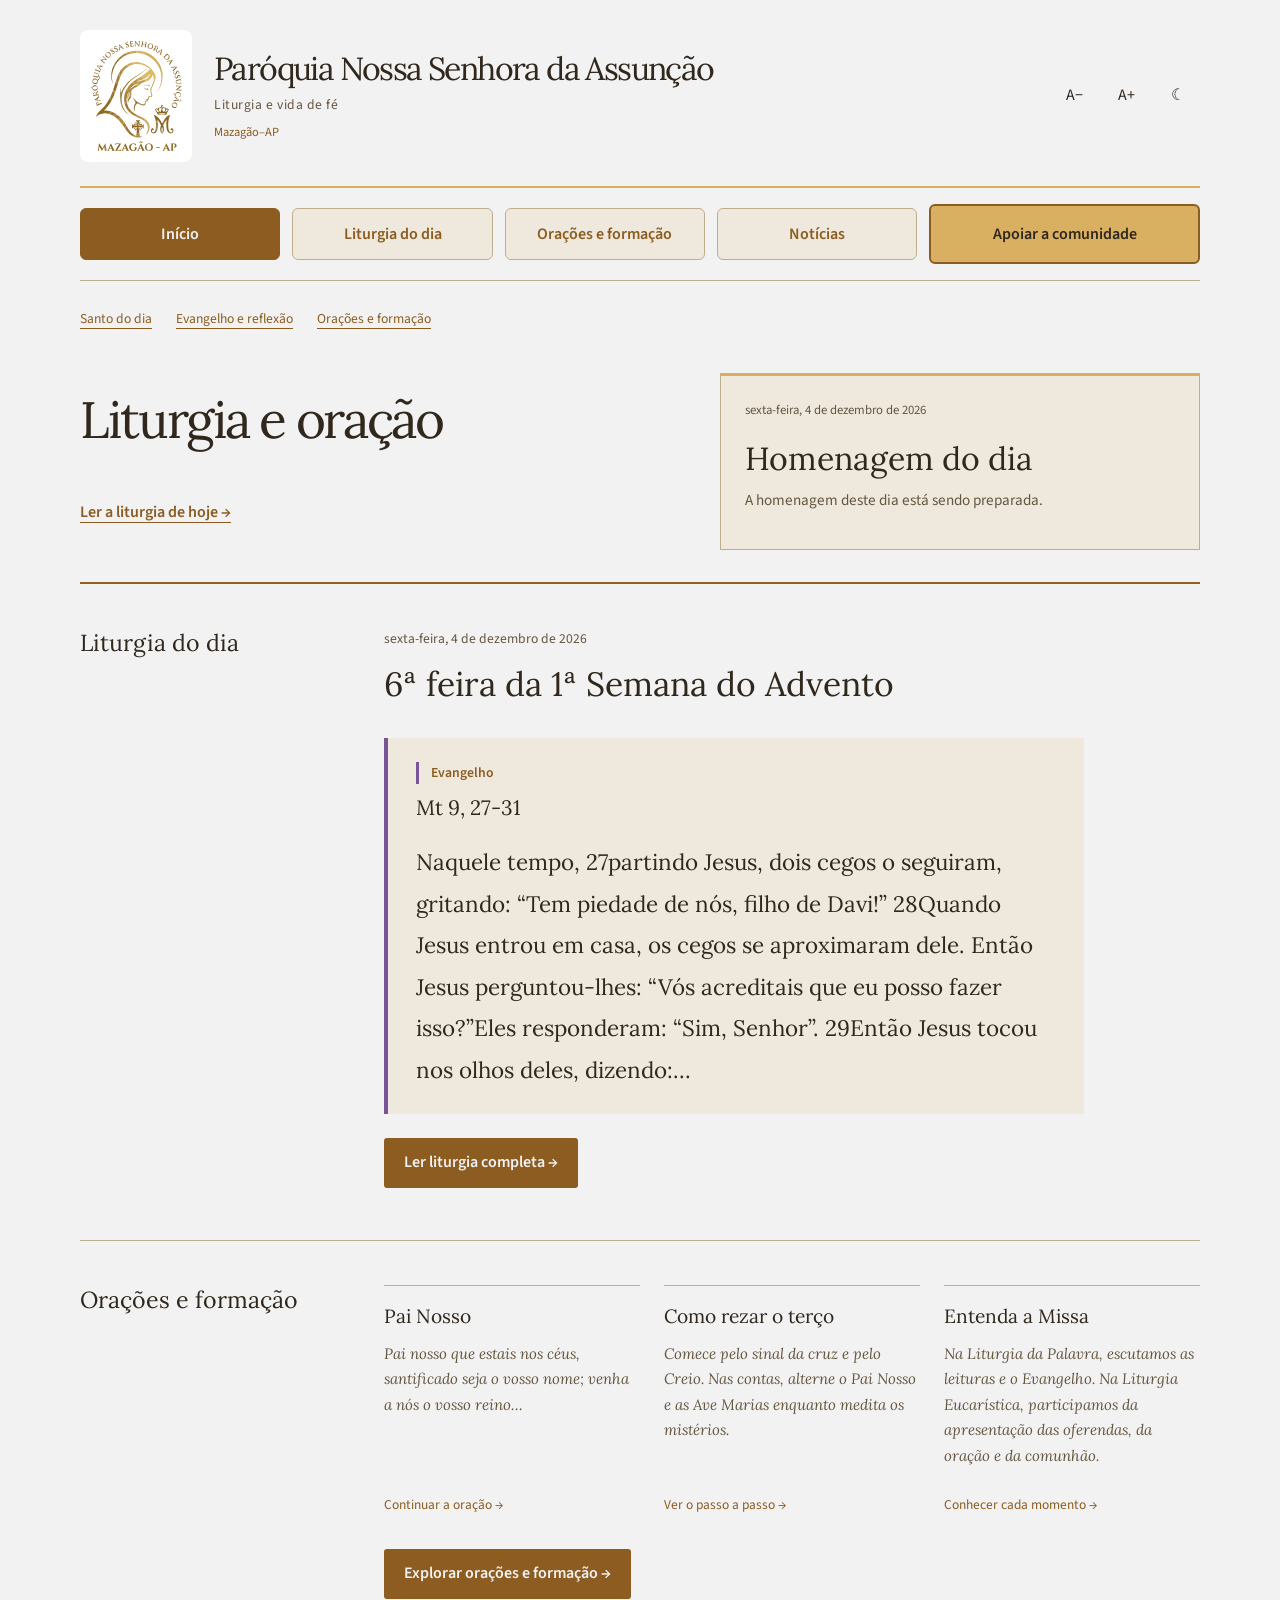
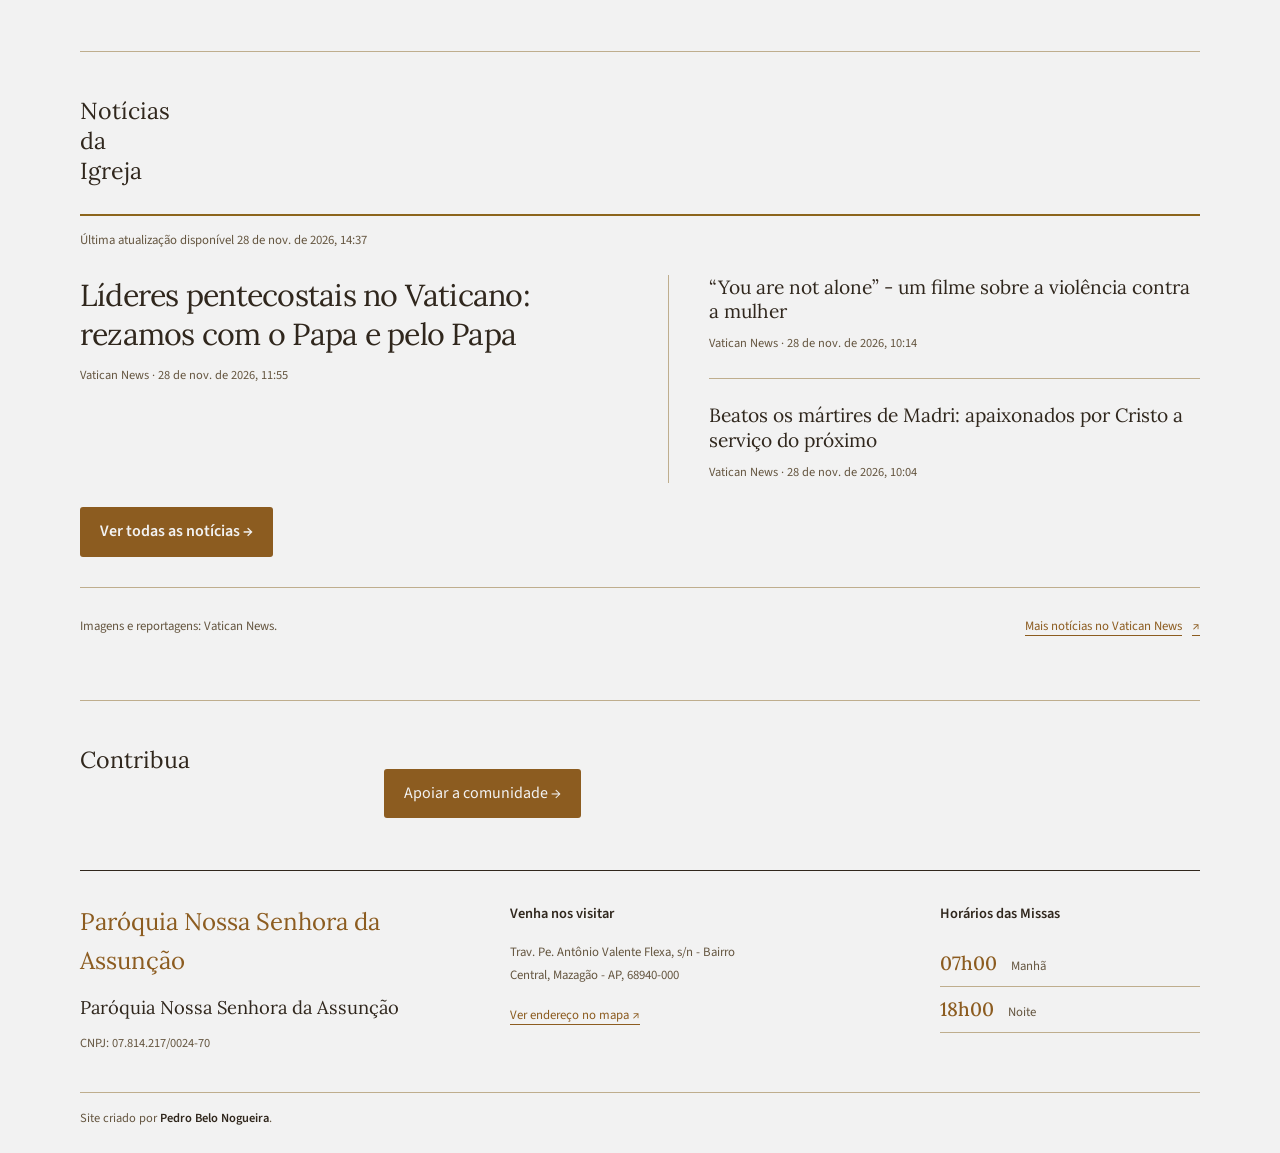
<file: index.html>
<!DOCTYPE html>
<html lang="pt-BR" data-theme="light">
<head>
<meta charset="UTF-8">
<meta name="viewport" content="width=device-width, initial-scale=1.0">
<title>Liturgia e vida de fé — Paróquia Nossa Senhora da Assunção</title>
<link rel="preconnect" href="https://fonts.googleapis.com">
<link rel="preconnect" href="https://fonts.gstatic.com" crossorigin>
<link href="https://fonts.googleapis.com/css2?family=Lora:ital,wght@0,400;0,500;0,600;1,400&family=Source+Sans+3:wght@400;500;600&display=swap" rel="stylesheet">
<link rel="icon" type="image/svg+xml" href="assets/logo-paroquia.svg">
<link rel="stylesheet" href="styles.css?v=20261002-oracoes-1">
</head>
<body class="home-page"><a class="skip-link" href="#conteudo">Ir para o conteúdo</a><header class="site-header" id="inicio">
  <div class="masthead">
    <a class="wordmark" href="index.html" aria-current="page" aria-label="Paróquia Nossa Senhora da Assunção, início"><img class="parish-logo" src="assets/logo-paroquia.svg" alt="Paróquia Nossa Senhora da Assunção, Mazagão–AP" width="112" height="132"><span class="brand-copy"><strong>Paróquia Nossa Senhora da Assunção</strong><span class="brand-subtitle">Liturgia e vida de fé</span><span class="parish-name">Mazagão–AP</span></span></a>
    <div class="nav-tools" aria-label="Preferências de leitura">
      <button class="tool-btn" onclick="changeFont(-0.05)" aria-label="Diminuir fonte">A−</button>
      <button class="tool-btn" onclick="changeFont(0.05)" aria-label="Aumentar fonte">A+</button>
      <button class="tool-btn" id="themeBtn" onclick="toggleTheme()" aria-label="Ativar tema escuro" aria-pressed="false">☾</button>
    </div>
  </div>
  <nav class="site-nav" aria-label="Navegação principal"><a href="index.html" aria-current="page">Início</a><a href="liturgia.html">Liturgia do dia</a><a href="oracoes.html">Orações e formação</a><a href="noticias.html">Notícias</a><button class="nav-support" type="button" data-open-support>Apoiar a comunidade</button></nav>
</header><main id="conteudo"><nav class="home-shortcuts" aria-label="Explore os conteúdos"><a href="#saintTribute">Santo do dia</a><a href="#liturgia">Evangelho e reflexão</a><a href="#aprenda">Orações e formação</a></nav><section class="intro" aria-labelledby="intro-title">
    <div class="home-welcome"><h1 id="intro-title">Liturgia e oração</h1><a class="home-primary" href="liturgia.html">Ler a liturgia de hoje →</a></div>
    <aside class="devotion saint-tribute" id="saintTribute" aria-labelledby="saintName">

      <p class="saint-date" id="saintDate"></p>
      <figure class="saint-figure">
        <img class="saint-portrait" id="saintImage" alt="" width="600" height="338" fetchpriority="high" hidden>
        <figcaption><h2 id="saintName">Homenagem do dia</h2><p id="saintStatus" role="status">Carregando a homenagem de hoje…</p></figcaption>
      </figure>
      <small class="saint-credit" id="saintCredit"></small>
      <a class="saint-source" id="saintSource" target="_blank" rel="noopener noreferrer" hidden>Conheça sua história ↗</a>
    </aside>
  </section><section class="section liturgy-surface" id="liturgia" aria-label="Liturgia do dia">
    <div class="section-margin"><h2>Liturgia do dia</h2></div>
    <div class="reading-content">
      <div class="liturgia-header">
        <div class="lit-eyebrow" hidden><span class="lit-dot"></span><span id="liturgiaTempo"></span></div>
        <p class="lit-date" id="liturgiaData"></p>
        <h2 class="lit-celebration" id="liturgiaCelebracao">Liturgia ainda não disponível</h2>
        <p class="lit-note" id="liturgiaAviso" role="status">Consultando as leituras deste dia…</p>
      </div>
      <div id="liturgiaCards" data-preview="true"></div>
      <a class="preview-more" href="liturgia.html">Ler liturgia completa →</a><noscript>Ative o JavaScript para consultar a liturgia do dia.</noscript>
    </div>
  </section><section class="section" id="aprenda" aria-labelledby="aprenda-title">
<div class="section-margin"><h2 id="aprenda-title">Orações e formação</h2></div>
<div><div class="prayer-previews">
<a class="prayer-preview" href="pai-nosso.html"><h3>Pai Nosso</h3><p>Pai nosso que estais nos céus, santificado seja o vosso nome; venha a nós o vosso reino…</p><span>Continuar a oração →</span></a>
<a class="prayer-preview" href="terco.html"><h3>Como rezar o terço</h3><p>Comece pelo sinal da cruz e pelo Creio. Nas contas, alterne o Pai Nosso e as Ave Marias enquanto medita os mistérios.</p><span>Ver o passo a passo →</span></a>
<a class="prayer-preview" href="missa.html"><h3>Entenda a Missa</h3><p>Na Liturgia da Palavra, escutamos as leituras e o Evangelho. Na Liturgia Eucarística, participamos da apresentação das oferendas, da oração e da comunhão.</p><span>Conhecer cada momento →</span></a>
</div><a class="preview-more" href="oracoes.html">Explorar orações e formação →</a></div></section><section class="section news-section" id="noticias" aria-labelledby="noticias-title">
    <div class="section-margin"><h2 id="noticias-title">Notícias da Igreja</h2></div>
    <div class="news-content">
      <div class="news-edition"><p id="noticiasStatus" role="status">Carregando notícias do Vatican News…</p></div>
      <div class="news-grid" id="noticiasGrid" data-preview="true"></div>
      <noscript>Ative o JavaScript para ver as prévias ou acesse as notícias no link abaixo.</noscript>
      <a class="preview-more" href="noticias.html">Ver todas as notícias →</a><div class="news-footer"><p>Imagens e reportagens: Vatican News.</p><a href="https://www.vaticannews.va/pt.html" target="_blank" rel="noopener noreferrer">Mais notícias no Vatican News <span aria-hidden="true">↗</span></a></div>
    </div>
  </section><section class="section" id="doacoes" aria-labelledby="doacoes-title"><div class="section-margin"><h2 id="doacoes-title">Contribua</h2></div><div class="editorial-note"><button id="apoio" class="preview-more support-trigger" type="button" data-open-support>Apoiar a comunidade →</button></div></section></main><footer class="parish-footer" id="paroquia">
  <div class="parish-footer-info"><a class="footer-mark" href="index.html">Paróquia Nossa Senhora da Assunção</a><h2>Paróquia Nossa Senhora da Assunção</h2><p class="parish-cnpj">CNPJ: 07.814.217/0024-70</p></div>
  <div><h3>Venha nos visitar</h3><address>Trav. Pe. Antônio Valente Flexa, s/n - Bairro Central, Mazagão - AP, 68940-000</address><a class="parish-map-link" href="https://www.google.com/maps/search/?api=1&query=Trav.%20Pe.%20Ant%C3%B4nio%20Valente%20Flexa%2C%20s%2Fn%20-%20Bairro%20Central%2C%20Mazag%C3%A3o%20-%20AP%2C%2068940-000" target="_blank" rel="noopener noreferrer">Ver endereço no mapa ↗</a></div>
  <div><h3>Horários das Missas</h3><ul class="mass-times"><li><strong>07h00</strong><span>Manhã</span></li><li><strong>18h00</strong><span>Noite</span></li></ul></div>
  <p class="site-credit">Site criado por <strong>Pedro Belo Nogueira</strong>.</p>
</footer><script src="js/leitura.js?v=20261002-mobile-2"></script><script type="module" src="js/liturgia.js?v=20261002-mobile-2"></script><script type="module" src="js/noticias.js?v=20261002-mobile-2"></script><script type="module" src="js/santo.js?v=20261002-mobile-2"></script><script src="js/apoio.js?v=20261002-mobile-2"></script></body></html>
</file>
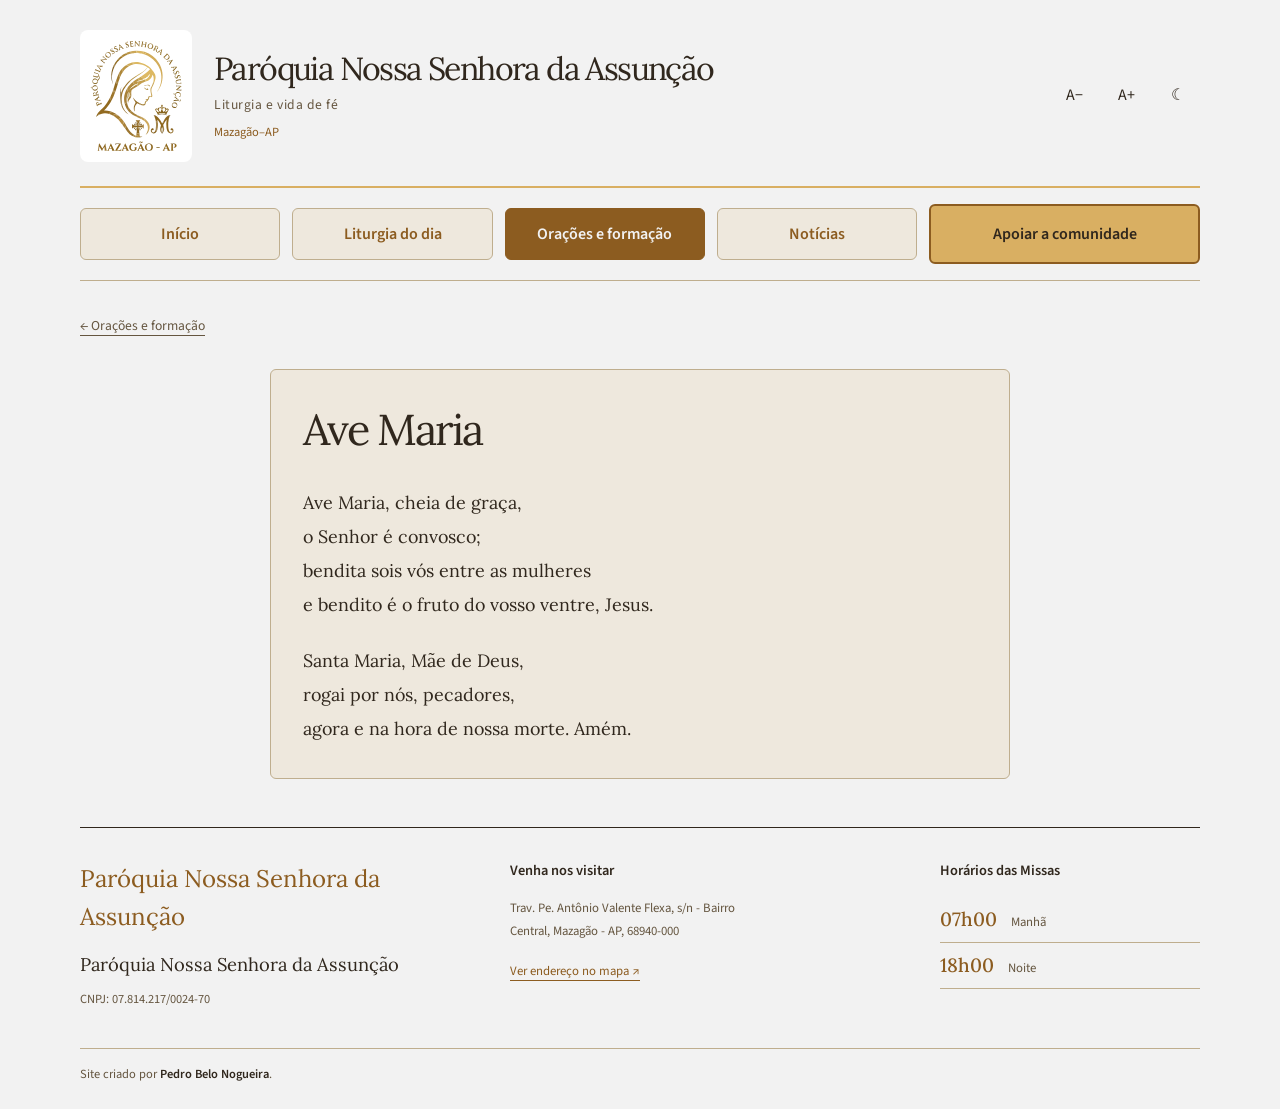
<file: ave-maria.html>
<!DOCTYPE html>
<html lang="pt-BR" data-theme="light">
<head>
<meta charset="UTF-8">
<meta name="viewport" content="width=device-width, initial-scale=1.0">
<title>Ave Maria — Paróquia Nossa Senhora da Assunção</title>
<link rel="preconnect" href="https://fonts.googleapis.com">
<link rel="preconnect" href="https://fonts.gstatic.com" crossorigin>
<link href="https://fonts.googleapis.com/css2?family=Lora:ital,wght@0,400;0,500;0,600;1,400&family=Source+Sans+3:wght@400;500;600&display=swap" rel="stylesheet">
<link rel="icon" type="image/svg+xml" href="assets/logo-paroquia.svg">
<link rel="stylesheet" href="styles.css?v=20261002-oracoes-1">
</head>
<body>
<a class="skip-link" href="#conteudo">Ir para o conteúdo</a>
<header class="site-header" id="inicio">
  <div class="masthead">
    <a class="wordmark" href="index.html" aria-label="Paróquia Nossa Senhora da Assunção, início"><img class="parish-logo" src="assets/logo-paroquia.svg" alt="Paróquia Nossa Senhora da Assunção, Mazagão–AP" width="112" height="132"><span class="brand-copy"><strong>Paróquia Nossa Senhora da Assunção</strong><span class="brand-subtitle">Liturgia e vida de fé</span><span class="parish-name">Mazagão–AP</span></span></a>
    <div class="nav-tools" aria-label="Preferências de leitura">
      <button class="tool-btn" onclick="changeFont(-0.05)" aria-label="Diminuir fonte">A−</button>
      <button class="tool-btn" onclick="changeFont(0.05)" aria-label="Aumentar fonte">A+</button>
      <button class="tool-btn" id="themeBtn" onclick="toggleTheme()" aria-label="Ativar tema escuro" aria-pressed="false">☾</button>
    </div>
  </div>
  <nav class="site-nav" aria-label="Navegação principal"><a href="index.html">Início</a><a href="liturgia.html">Liturgia do dia</a><a href="oracoes.html" aria-current="page">Orações e formação</a><a href="noticias.html">Notícias</a><button class="nav-support" type="button" data-open-support>Apoiar a comunidade</button></nav>
</header>
<main id="conteudo" class="prayer-detail-page"><a class="back-link" href="oracoes.html">← Orações e formação</a><article class="prayer-detail"><h1>Ave Maria</h1>
        
        <div class="reading-text">
          <p>Ave Maria, cheia de graça,<br>o Senhor é convosco;<br>bendita sois vós entre as mulheres<br>e bendito é o fruto do vosso ventre, Jesus.</p>
          <p>Santa Maria, Mãe de Deus,<br>rogai por nós, pecadores,<br>agora e na hora de nossa morte. Amém.</p>
        </div>
      </article></main>
<footer class="parish-footer" id="paroquia">
  <div class="parish-footer-info"><a class="footer-mark" href="index.html">Paróquia Nossa Senhora da Assunção</a><h2>Paróquia Nossa Senhora da Assunção</h2><p class="parish-cnpj">CNPJ: 07.814.217/0024-70</p></div>
  <div><h3>Venha nos visitar</h3><address>Trav. Pe. Antônio Valente Flexa, s/n - Bairro Central, Mazagão - AP, 68940-000</address><a class="parish-map-link" href="https://www.google.com/maps/search/?api=1&query=Trav.%20Pe.%20Ant%C3%B4nio%20Valente%20Flexa%2C%20s%2Fn%20-%20Bairro%20Central%2C%20Mazag%C3%A3o%20-%20AP%2C%2068940-000" target="_blank" rel="noopener noreferrer">Ver endereço no mapa ↗</a></div>
  <div><h3>Horários das Missas</h3><ul class="mass-times"><li><strong>07h00</strong><span>Manhã</span></li><li><strong>18h00</strong><span>Noite</span></li></ul></div>
  <p class="site-credit">Site criado por <strong>Pedro Belo Nogueira</strong>.</p>
</footer>
<script src="js/leitura.js?v=20261002-mobile-2"></script>
<script src="js/apoio.js?v=20261002-mobile-2"></script></body>
</html>
</file>
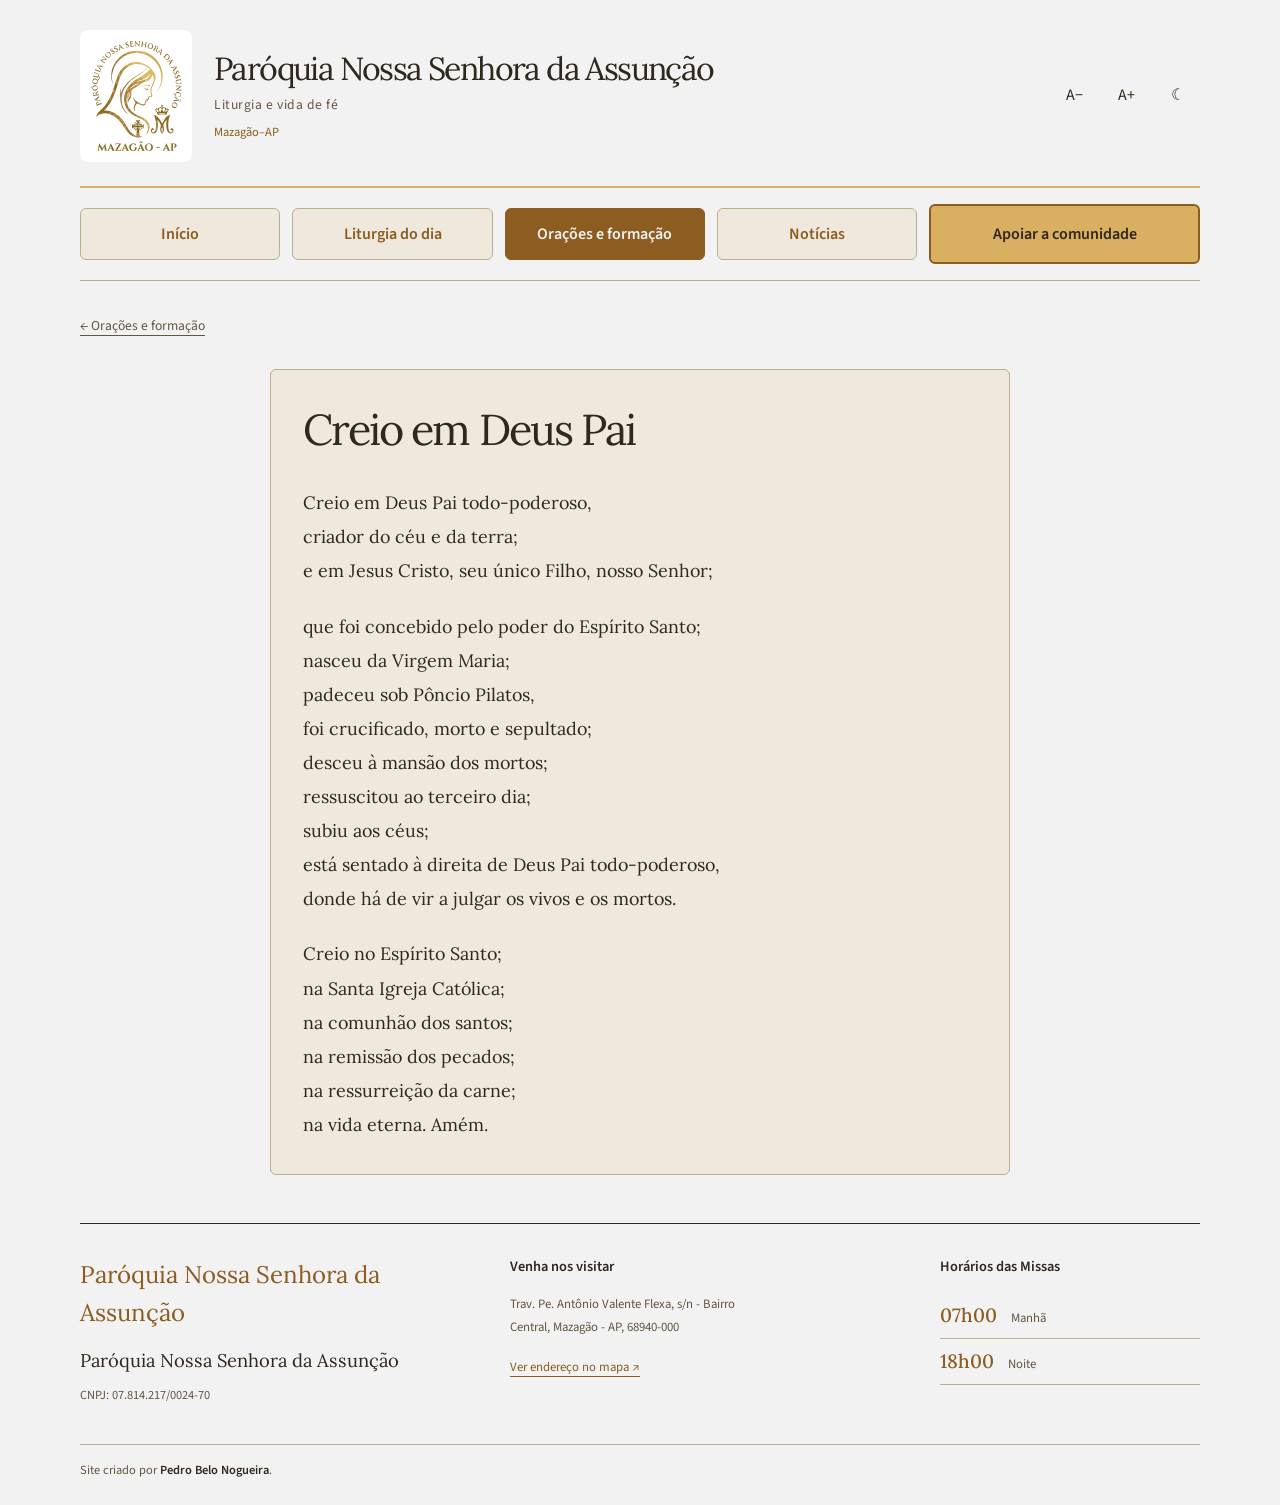
<file: credo.html>
<!DOCTYPE html>
<html lang="pt-BR" data-theme="light">
<head>
<meta charset="UTF-8">
<meta name="viewport" content="width=device-width, initial-scale=1.0">
<title>Creio em Deus Pai — Paróquia Nossa Senhora da Assunção</title>
<link rel="preconnect" href="https://fonts.googleapis.com">
<link rel="preconnect" href="https://fonts.gstatic.com" crossorigin>
<link href="https://fonts.googleapis.com/css2?family=Lora:ital,wght@0,400;0,500;0,600;1,400&family=Source+Sans+3:wght@400;500;600&display=swap" rel="stylesheet">
<link rel="icon" type="image/svg+xml" href="assets/logo-paroquia.svg">
<link rel="stylesheet" href="styles.css?v=20261002-oracoes-1">
</head>
<body>
<a class="skip-link" href="#conteudo">Ir para o conteúdo</a>
<header class="site-header" id="inicio">
  <div class="masthead">
    <a class="wordmark" href="index.html" aria-label="Paróquia Nossa Senhora da Assunção, início"><img class="parish-logo" src="assets/logo-paroquia.svg" alt="Paróquia Nossa Senhora da Assunção, Mazagão–AP" width="112" height="132"><span class="brand-copy"><strong>Paróquia Nossa Senhora da Assunção</strong><span class="brand-subtitle">Liturgia e vida de fé</span><span class="parish-name">Mazagão–AP</span></span></a>
    <div class="nav-tools" aria-label="Preferências de leitura">
      <button class="tool-btn" onclick="changeFont(-0.05)" aria-label="Diminuir fonte">A−</button>
      <button class="tool-btn" onclick="changeFont(0.05)" aria-label="Aumentar fonte">A+</button>
      <button class="tool-btn" id="themeBtn" onclick="toggleTheme()" aria-label="Ativar tema escuro" aria-pressed="false">☾</button>
    </div>
  </div>
  <nav class="site-nav" aria-label="Navegação principal"><a href="index.html">Início</a><a href="liturgia.html">Liturgia do dia</a><a href="oracoes.html" aria-current="page">Orações e formação</a><a href="noticias.html">Notícias</a><button class="nav-support" type="button" data-open-support>Apoiar a comunidade</button></nav>
</header>
<main id="conteudo" class="prayer-detail-page"><a class="back-link" href="oracoes.html">← Orações e formação</a><article class="prayer-detail"><h1>Creio em Deus Pai</h1>
        
        <div class="reading-text">
          <p>Creio em Deus Pai todo-poderoso,<br>criador do céu e da terra;<br>e em Jesus Cristo, seu único Filho, nosso Senhor;</p>
          <p>que foi concebido pelo poder do Espírito Santo;<br>nasceu da Virgem Maria;<br>padeceu sob Pôncio Pilatos,<br>foi crucificado, morto e sepultado;<br>desceu à mansão dos mortos;<br>ressuscitou ao terceiro dia;<br>subiu aos céus;<br>está sentado à direita de Deus Pai todo-poderoso,<br>donde há de vir a julgar os vivos e os mortos.</p>
          <p>Creio no Espírito Santo;<br>na Santa Igreja Católica;<br>na comunhão dos santos;<br>na remissão dos pecados;<br>na ressurreição da carne;<br>na vida eterna. Amém.</p>
        </div>
      </article></main>
<footer class="parish-footer" id="paroquia">
  <div class="parish-footer-info"><a class="footer-mark" href="index.html">Paróquia Nossa Senhora da Assunção</a><h2>Paróquia Nossa Senhora da Assunção</h2><p class="parish-cnpj">CNPJ: 07.814.217/0024-70</p></div>
  <div><h3>Venha nos visitar</h3><address>Trav. Pe. Antônio Valente Flexa, s/n - Bairro Central, Mazagão - AP, 68940-000</address><a class="parish-map-link" href="https://www.google.com/maps/search/?api=1&query=Trav.%20Pe.%20Ant%C3%B4nio%20Valente%20Flexa%2C%20s%2Fn%20-%20Bairro%20Central%2C%20Mazag%C3%A3o%20-%20AP%2C%2068940-000" target="_blank" rel="noopener noreferrer">Ver endereço no mapa ↗</a></div>
  <div><h3>Horários das Missas</h3><ul class="mass-times"><li><strong>07h00</strong><span>Manhã</span></li><li><strong>18h00</strong><span>Noite</span></li></ul></div>
  <p class="site-credit">Site criado por <strong>Pedro Belo Nogueira</strong>.</p>
</footer>
<script src="js/leitura.js?v=20261002-mobile-2"></script>
<script src="js/apoio.js?v=20261002-mobile-2"></script></body>
</html>
</file>
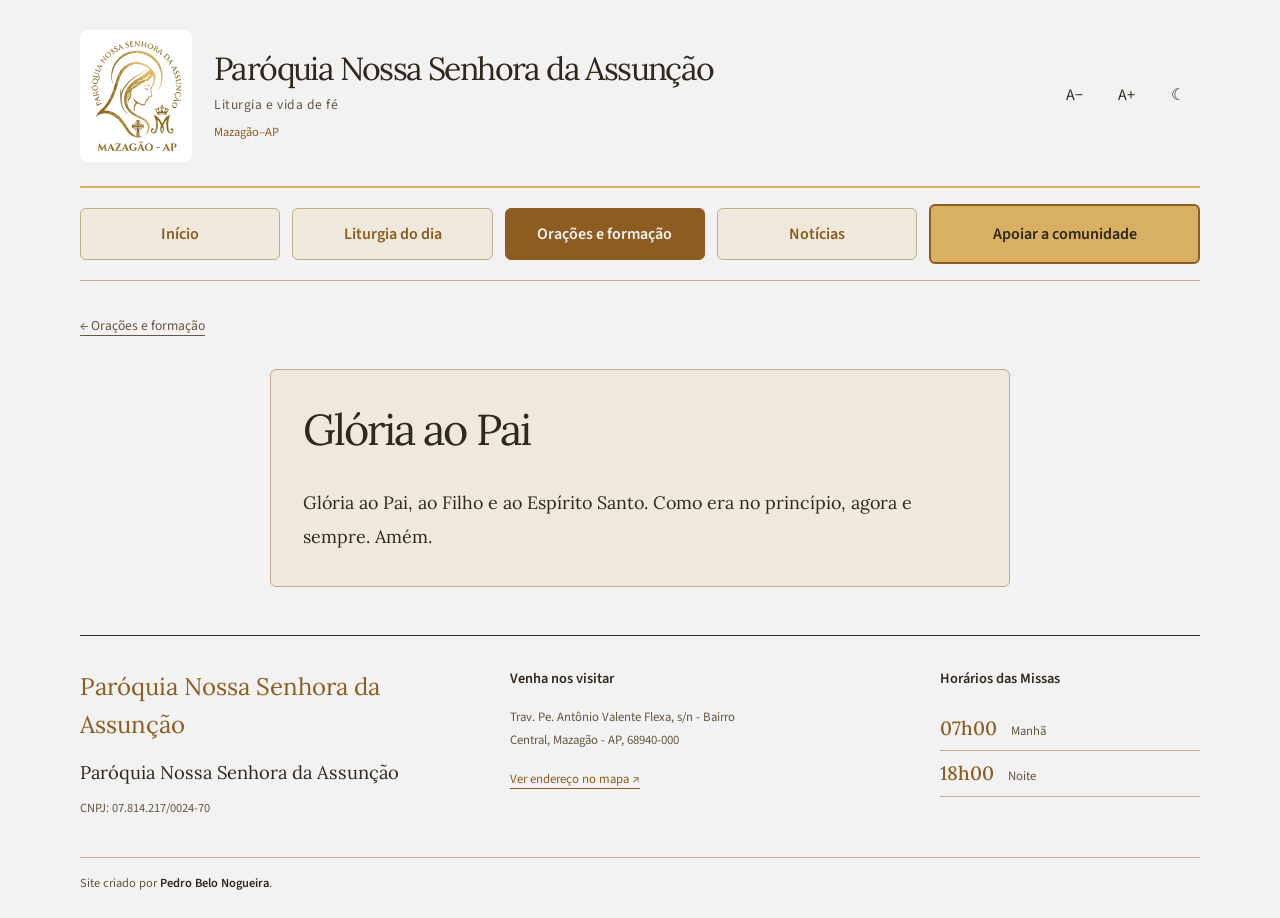
<file: gloria-pai.html>
<!DOCTYPE html>
<html lang="pt-BR" data-theme="light">
<head>
<meta charset="UTF-8">
<meta name="viewport" content="width=device-width, initial-scale=1.0">
<title>Glória ao Pai — Paróquia Nossa Senhora da Assunção</title>
<link rel="preconnect" href="https://fonts.googleapis.com">
<link rel="preconnect" href="https://fonts.gstatic.com" crossorigin>
<link href="https://fonts.googleapis.com/css2?family=Lora:ital,wght@0,400;0,500;0,600;1,400&family=Source+Sans+3:wght@400;500;600&display=swap" rel="stylesheet">
<link rel="icon" type="image/svg+xml" href="assets/logo-paroquia.svg">
<link rel="stylesheet" href="styles.css?v=20261002-oracoes-1">
</head>
<body>
<a class="skip-link" href="#conteudo">Ir para o conteúdo</a>
<header class="site-header" id="inicio">
  <div class="masthead">
    <a class="wordmark" href="index.html" aria-label="Paróquia Nossa Senhora da Assunção, início"><img class="parish-logo" src="assets/logo-paroquia.svg" alt="Paróquia Nossa Senhora da Assunção, Mazagão–AP" width="112" height="132"><span class="brand-copy"><strong>Paróquia Nossa Senhora da Assunção</strong><span class="brand-subtitle">Liturgia e vida de fé</span><span class="parish-name">Mazagão–AP</span></span></a>
    <div class="nav-tools" aria-label="Preferências de leitura">
      <button class="tool-btn" onclick="changeFont(-0.05)" aria-label="Diminuir fonte">A−</button>
      <button class="tool-btn" onclick="changeFont(0.05)" aria-label="Aumentar fonte">A+</button>
      <button class="tool-btn" id="themeBtn" onclick="toggleTheme()" aria-label="Ativar tema escuro" aria-pressed="false">☾</button>
    </div>
  </div>
  <nav class="site-nav" aria-label="Navegação principal"><a href="index.html">Início</a><a href="liturgia.html">Liturgia do dia</a><a href="oracoes.html" aria-current="page">Orações e formação</a><a href="noticias.html">Notícias</a><button class="nav-support" type="button" data-open-support>Apoiar a comunidade</button></nav>
</header>
<main id="conteudo" class="prayer-detail-page"><a class="back-link" href="oracoes.html">← Orações e formação</a><article class="prayer-detail"><h1>Glória ao Pai</h1><div class="reading-text"><p>Glória ao Pai, ao Filho e ao Espírito Santo. Como era no princípio, agora e sempre. Amém.</p></div></article></main>
<footer class="parish-footer" id="paroquia">
  <div class="parish-footer-info"><a class="footer-mark" href="index.html">Paróquia Nossa Senhora da Assunção</a><h2>Paróquia Nossa Senhora da Assunção</h2><p class="parish-cnpj">CNPJ: 07.814.217/0024-70</p></div>
  <div><h3>Venha nos visitar</h3><address>Trav. Pe. Antônio Valente Flexa, s/n - Bairro Central, Mazagão - AP, 68940-000</address><a class="parish-map-link" href="https://www.google.com/maps/search/?api=1&query=Trav.%20Pe.%20Ant%C3%B4nio%20Valente%20Flexa%2C%20s%2Fn%20-%20Bairro%20Central%2C%20Mazag%C3%A3o%20-%20AP%2C%2068940-000" target="_blank" rel="noopener noreferrer">Ver endereço no mapa ↗</a></div>
  <div><h3>Horários das Missas</h3><ul class="mass-times"><li><strong>07h00</strong><span>Manhã</span></li><li><strong>18h00</strong><span>Noite</span></li></ul></div>
  <p class="site-credit">Site criado por <strong>Pedro Belo Nogueira</strong>.</p>
</footer>
<script src="js/leitura.js?v=20261002-mobile-2"></script>
<script src="js/apoio.js?v=20261002-mobile-2"></script></body>
</html>
</file>
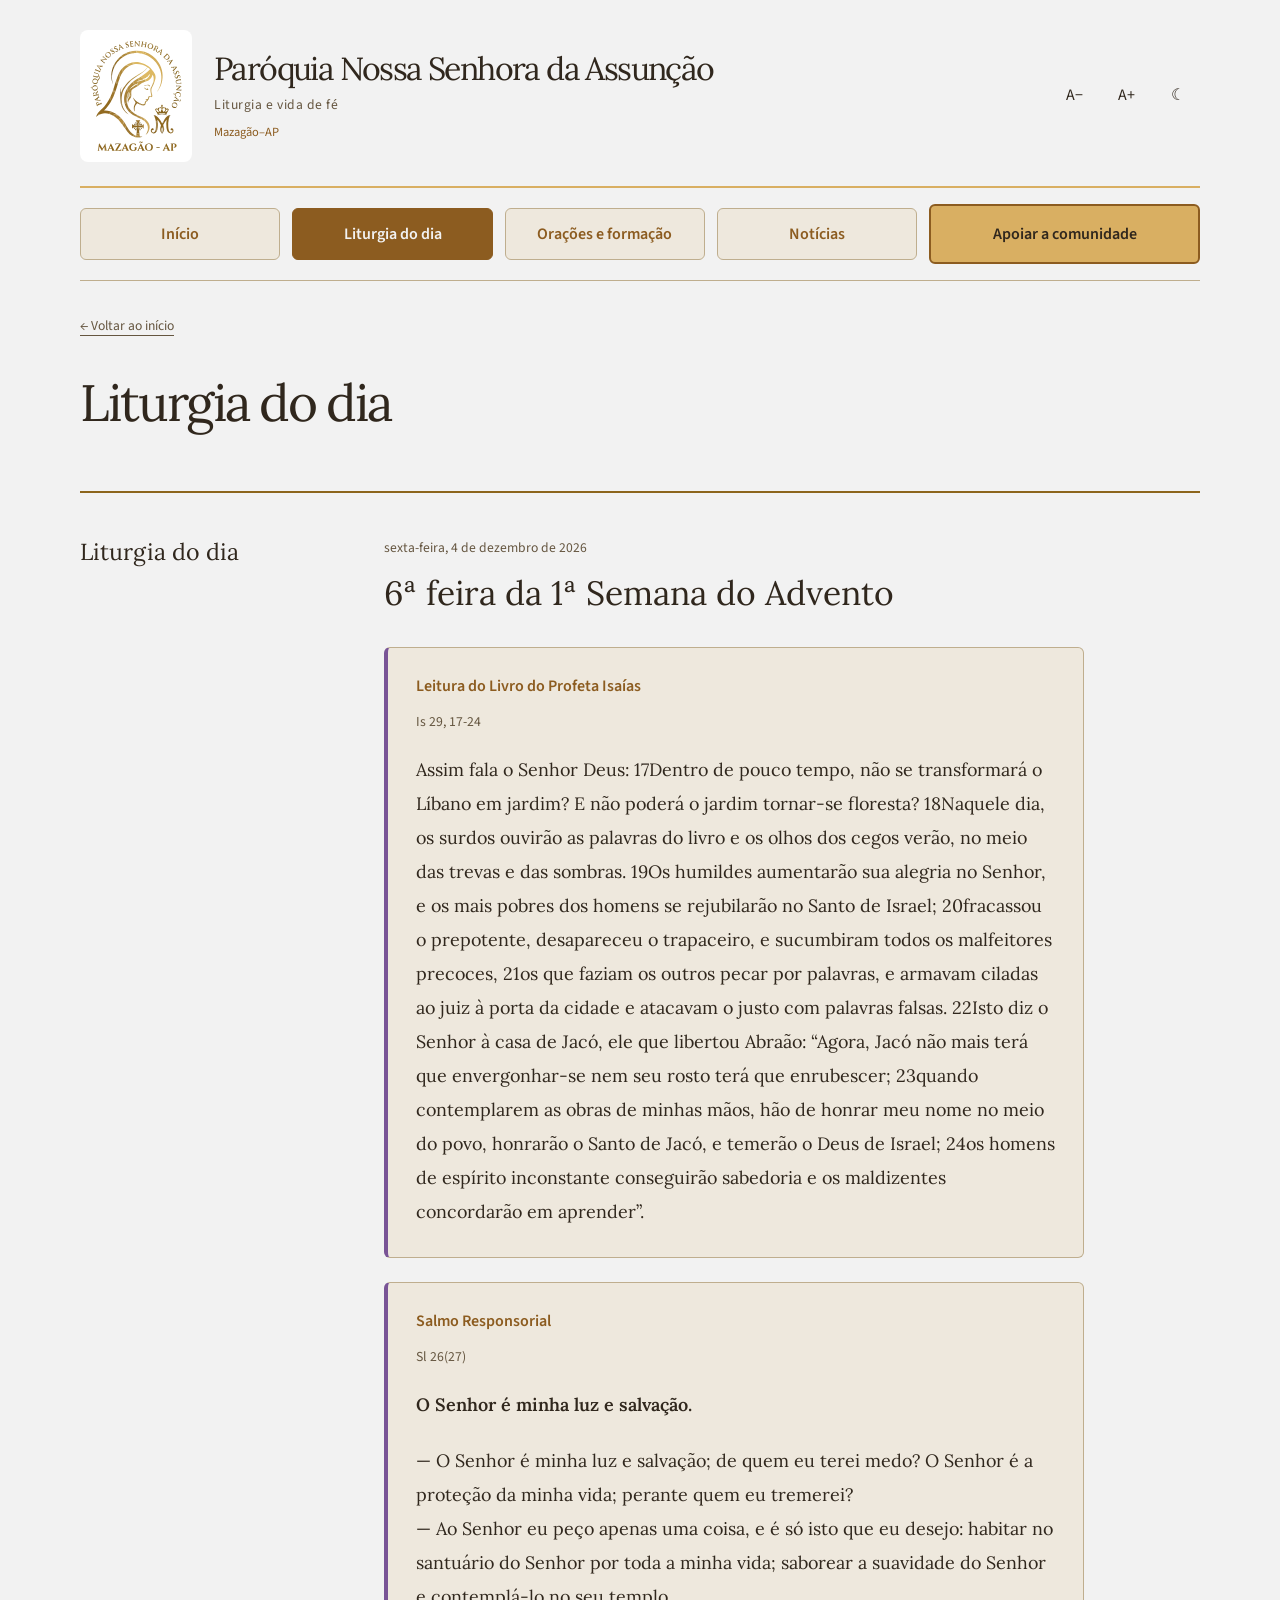
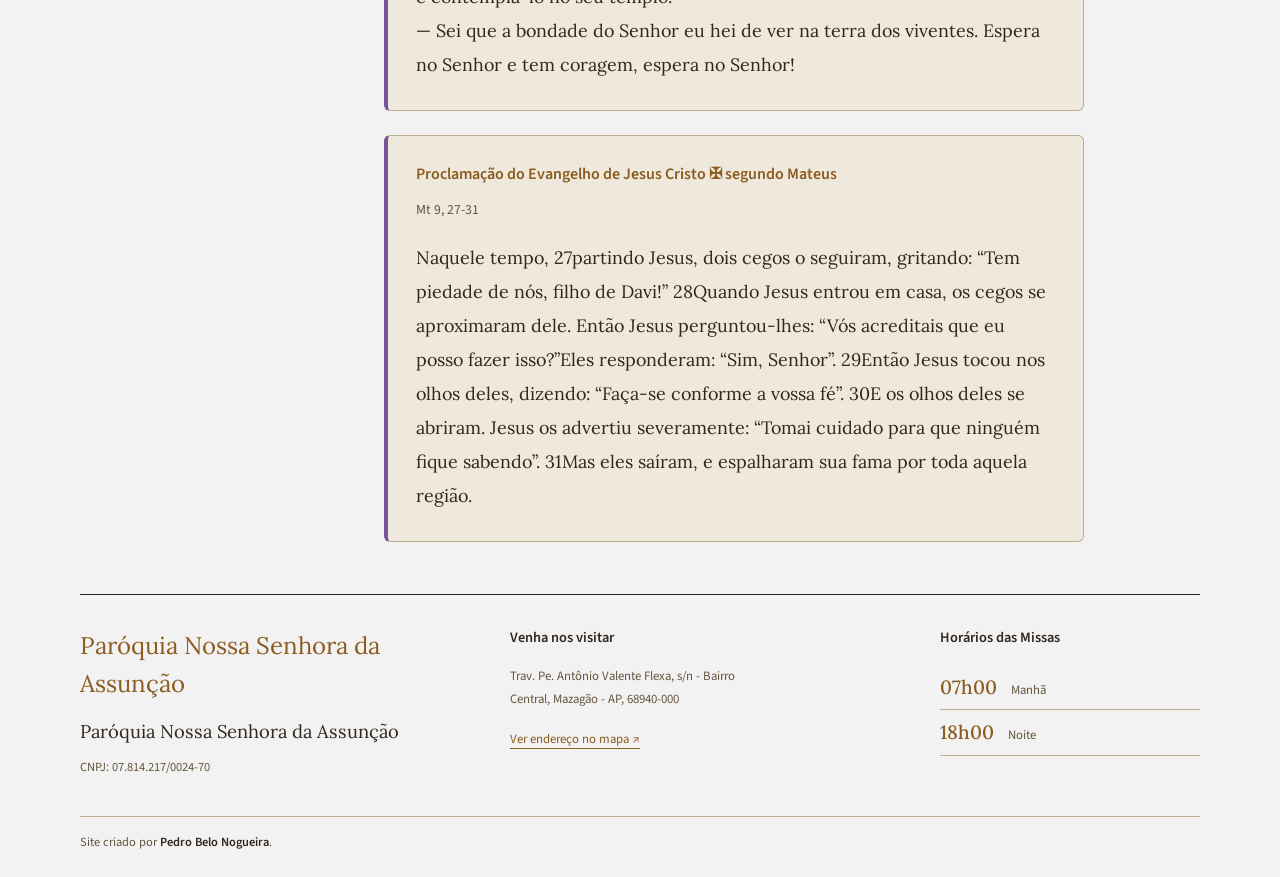
<file: liturgia.html>
<!DOCTYPE html>
<html lang="pt-BR" data-theme="light">
<head>
<meta charset="UTF-8">
<meta name="viewport" content="width=device-width, initial-scale=1.0">
<title>Liturgia do dia — Paróquia Nossa Senhora da Assunção</title>
<link rel="preconnect" href="https://fonts.googleapis.com">
<link rel="preconnect" href="https://fonts.gstatic.com" crossorigin>
<link href="https://fonts.googleapis.com/css2?family=Lora:ital,wght@0,400;0,500;0,600;1,400&family=Source+Sans+3:wght@400;500;600&display=swap" rel="stylesheet">
<link rel="icon" type="image/svg+xml" href="assets/logo-paroquia.svg">
<link rel="stylesheet" href="styles.css?v=20261002-oracoes-1">
</head>
<body class="liturgy-page"><a class="skip-link" href="#conteudo">Ir para o conteúdo</a><header class="site-header" id="inicio">
  <div class="masthead">
    <a class="wordmark" href="index.html" aria-label="Paróquia Nossa Senhora da Assunção, início"><img class="parish-logo" src="assets/logo-paroquia.svg" alt="Paróquia Nossa Senhora da Assunção, Mazagão–AP" width="112" height="132"><span class="brand-copy"><strong>Paróquia Nossa Senhora da Assunção</strong><span class="brand-subtitle">Liturgia e vida de fé</span><span class="parish-name">Mazagão–AP</span></span></a>
    <div class="nav-tools" aria-label="Preferências de leitura">
      <button class="tool-btn" onclick="changeFont(-0.05)" aria-label="Diminuir fonte">A−</button>
      <button class="tool-btn" onclick="changeFont(0.05)" aria-label="Aumentar fonte">A+</button>
      <button class="tool-btn" id="themeBtn" onclick="toggleTheme()" aria-label="Ativar tema escuro" aria-pressed="false">☾</button>
    </div>
  </div>
  <nav class="site-nav" aria-label="Navegação principal"><a href="index.html">Início</a><a href="liturgia.html" aria-current="page">Liturgia do dia</a><a href="oracoes.html">Orações e formação</a><a href="noticias.html">Notícias</a><button class="nav-support" type="button" data-open-support>Apoiar a comunidade</button></nav>
</header><main id="conteudo"><div class="prayers-intro"><a class="back-link" href="index.html">← Voltar ao início</a><h1>Liturgia do dia</h1></div><section class="section liturgy-surface" id="liturgia" aria-label="Liturgia do dia">
    <div class="section-margin"><h2>Liturgia do dia</h2></div>
    <div class="reading-content">
      <div class="liturgia-header">
        <div class="lit-eyebrow" hidden><span class="lit-dot"></span><span id="liturgiaTempo"></span></div>
        <p class="lit-date" id="liturgiaData"></p>
        <h2 class="lit-celebration" id="liturgiaCelebracao">Liturgia ainda não disponível</h2>
        <p class="lit-note" id="liturgiaAviso" role="status">Consultando as leituras deste dia…</p>
      </div>
      <div id="liturgiaCards"></div>
      <noscript>Ative o JavaScript para consultar a liturgia do dia.</noscript>
    </div>
  </section></main><footer class="parish-footer" id="paroquia">
  <div class="parish-footer-info"><a class="footer-mark" href="index.html">Paróquia Nossa Senhora da Assunção</a><h2>Paróquia Nossa Senhora da Assunção</h2><p class="parish-cnpj">CNPJ: 07.814.217/0024-70</p></div>
  <div><h3>Venha nos visitar</h3><address>Trav. Pe. Antônio Valente Flexa, s/n - Bairro Central, Mazagão - AP, 68940-000</address><a class="parish-map-link" href="https://www.google.com/maps/search/?api=1&query=Trav.%20Pe.%20Ant%C3%B4nio%20Valente%20Flexa%2C%20s%2Fn%20-%20Bairro%20Central%2C%20Mazag%C3%A3o%20-%20AP%2C%2068940-000" target="_blank" rel="noopener noreferrer">Ver endereço no mapa ↗</a></div>
  <div><h3>Horários das Missas</h3><ul class="mass-times"><li><strong>07h00</strong><span>Manhã</span></li><li><strong>18h00</strong><span>Noite</span></li></ul></div>
  <p class="site-credit">Site criado por <strong>Pedro Belo Nogueira</strong>.</p>
</footer><script src="js/leitura.js?v=20261002-mobile-2"></script><script type="module" src="js/liturgia.js?v=20261002-mobile-2"></script><script src="js/apoio.js?v=20261002-mobile-2"></script></body></html>
</file>
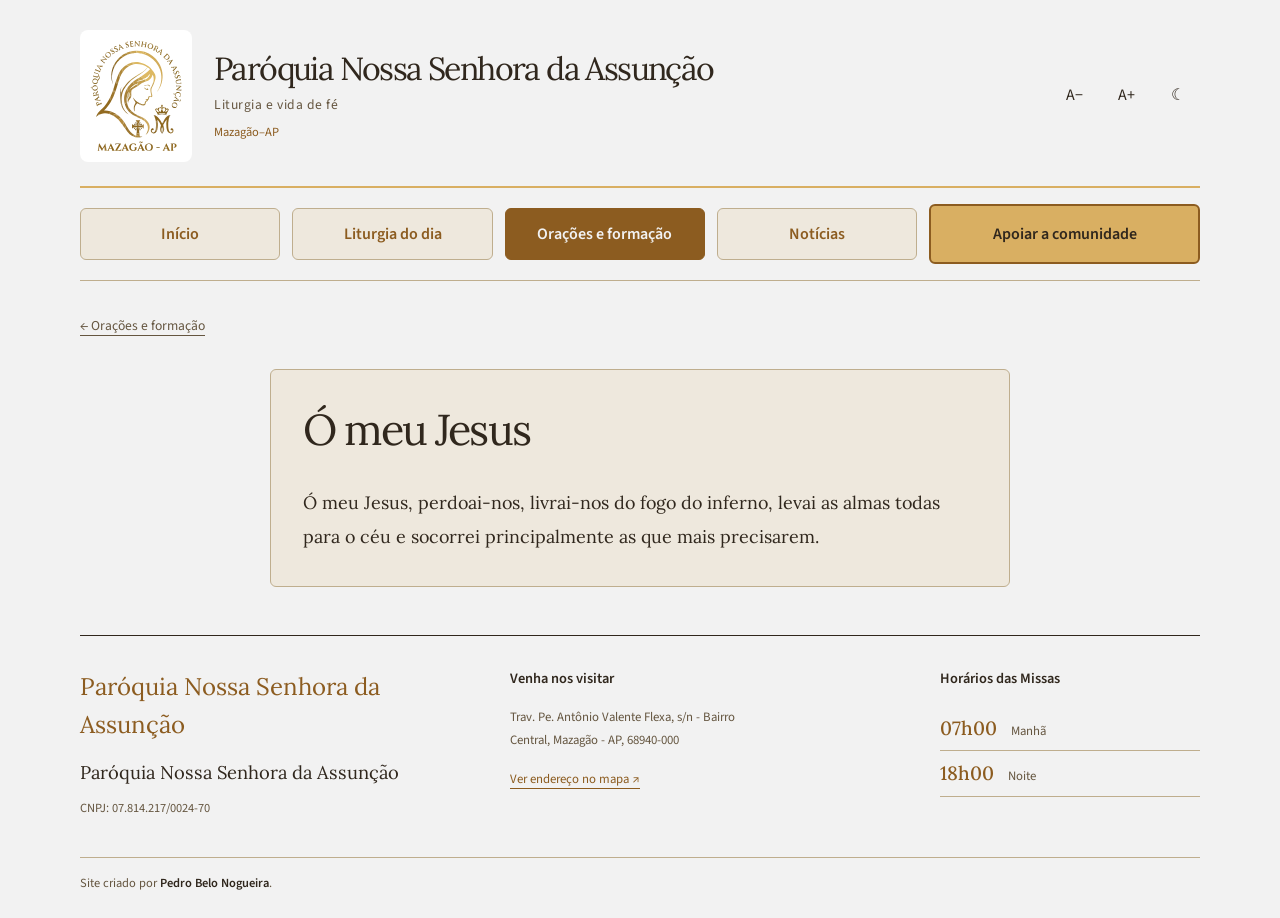
<file: meu-jesus.html>
<!DOCTYPE html>
<html lang="pt-BR" data-theme="light">
<head>
<meta charset="UTF-8">
<meta name="viewport" content="width=device-width, initial-scale=1.0">
<title>Ó meu Jesus — Paróquia Nossa Senhora da Assunção</title>
<link rel="preconnect" href="https://fonts.googleapis.com">
<link rel="preconnect" href="https://fonts.gstatic.com" crossorigin>
<link href="https://fonts.googleapis.com/css2?family=Lora:ital,wght@0,400;0,500;0,600;1,400&family=Source+Sans+3:wght@400;500;600&display=swap" rel="stylesheet">
<link rel="icon" type="image/svg+xml" href="assets/logo-paroquia.svg">
<link rel="stylesheet" href="styles.css?v=20261002-oracoes-1">
</head>
<body>
<a class="skip-link" href="#conteudo">Ir para o conteúdo</a>
<header class="site-header" id="inicio">
  <div class="masthead">
    <a class="wordmark" href="index.html" aria-label="Paróquia Nossa Senhora da Assunção, início"><img class="parish-logo" src="assets/logo-paroquia.svg" alt="Paróquia Nossa Senhora da Assunção, Mazagão–AP" width="112" height="132"><span class="brand-copy"><strong>Paróquia Nossa Senhora da Assunção</strong><span class="brand-subtitle">Liturgia e vida de fé</span><span class="parish-name">Mazagão–AP</span></span></a>
    <div class="nav-tools" aria-label="Preferências de leitura">
      <button class="tool-btn" onclick="changeFont(-0.05)" aria-label="Diminuir fonte">A−</button>
      <button class="tool-btn" onclick="changeFont(0.05)" aria-label="Aumentar fonte">A+</button>
      <button class="tool-btn" id="themeBtn" onclick="toggleTheme()" aria-label="Ativar tema escuro" aria-pressed="false">☾</button>
    </div>
  </div>
  <nav class="site-nav" aria-label="Navegação principal"><a href="index.html">Início</a><a href="liturgia.html">Liturgia do dia</a><a href="oracoes.html" aria-current="page">Orações e formação</a><a href="noticias.html">Notícias</a><button class="nav-support" type="button" data-open-support>Apoiar a comunidade</button></nav>
</header>
<main id="conteudo" class="prayer-detail-page"><a class="back-link" href="oracoes.html">← Orações e formação</a><article class="prayer-detail"><h1>Ó meu Jesus</h1><div class="reading-text"><p>Ó meu Jesus, perdoai-nos, livrai-nos do fogo do inferno, levai as almas todas para o céu e socorrei principalmente as que mais precisarem.</p></div></article></main>
<footer class="parish-footer" id="paroquia">
  <div class="parish-footer-info"><a class="footer-mark" href="index.html">Paróquia Nossa Senhora da Assunção</a><h2>Paróquia Nossa Senhora da Assunção</h2><p class="parish-cnpj">CNPJ: 07.814.217/0024-70</p></div>
  <div><h3>Venha nos visitar</h3><address>Trav. Pe. Antônio Valente Flexa, s/n - Bairro Central, Mazagão - AP, 68940-000</address><a class="parish-map-link" href="https://www.google.com/maps/search/?api=1&query=Trav.%20Pe.%20Ant%C3%B4nio%20Valente%20Flexa%2C%20s%2Fn%20-%20Bairro%20Central%2C%20Mazag%C3%A3o%20-%20AP%2C%2068940-000" target="_blank" rel="noopener noreferrer">Ver endereço no mapa ↗</a></div>
  <div><h3>Horários das Missas</h3><ul class="mass-times"><li><strong>07h00</strong><span>Manhã</span></li><li><strong>18h00</strong><span>Noite</span></li></ul></div>
  <p class="site-credit">Site criado por <strong>Pedro Belo Nogueira</strong>.</p>
</footer>
<script src="js/leitura.js?v=20261002-mobile-2"></script>
<script src="js/apoio.js?v=20261002-mobile-2"></script></body>
</html>
</file>
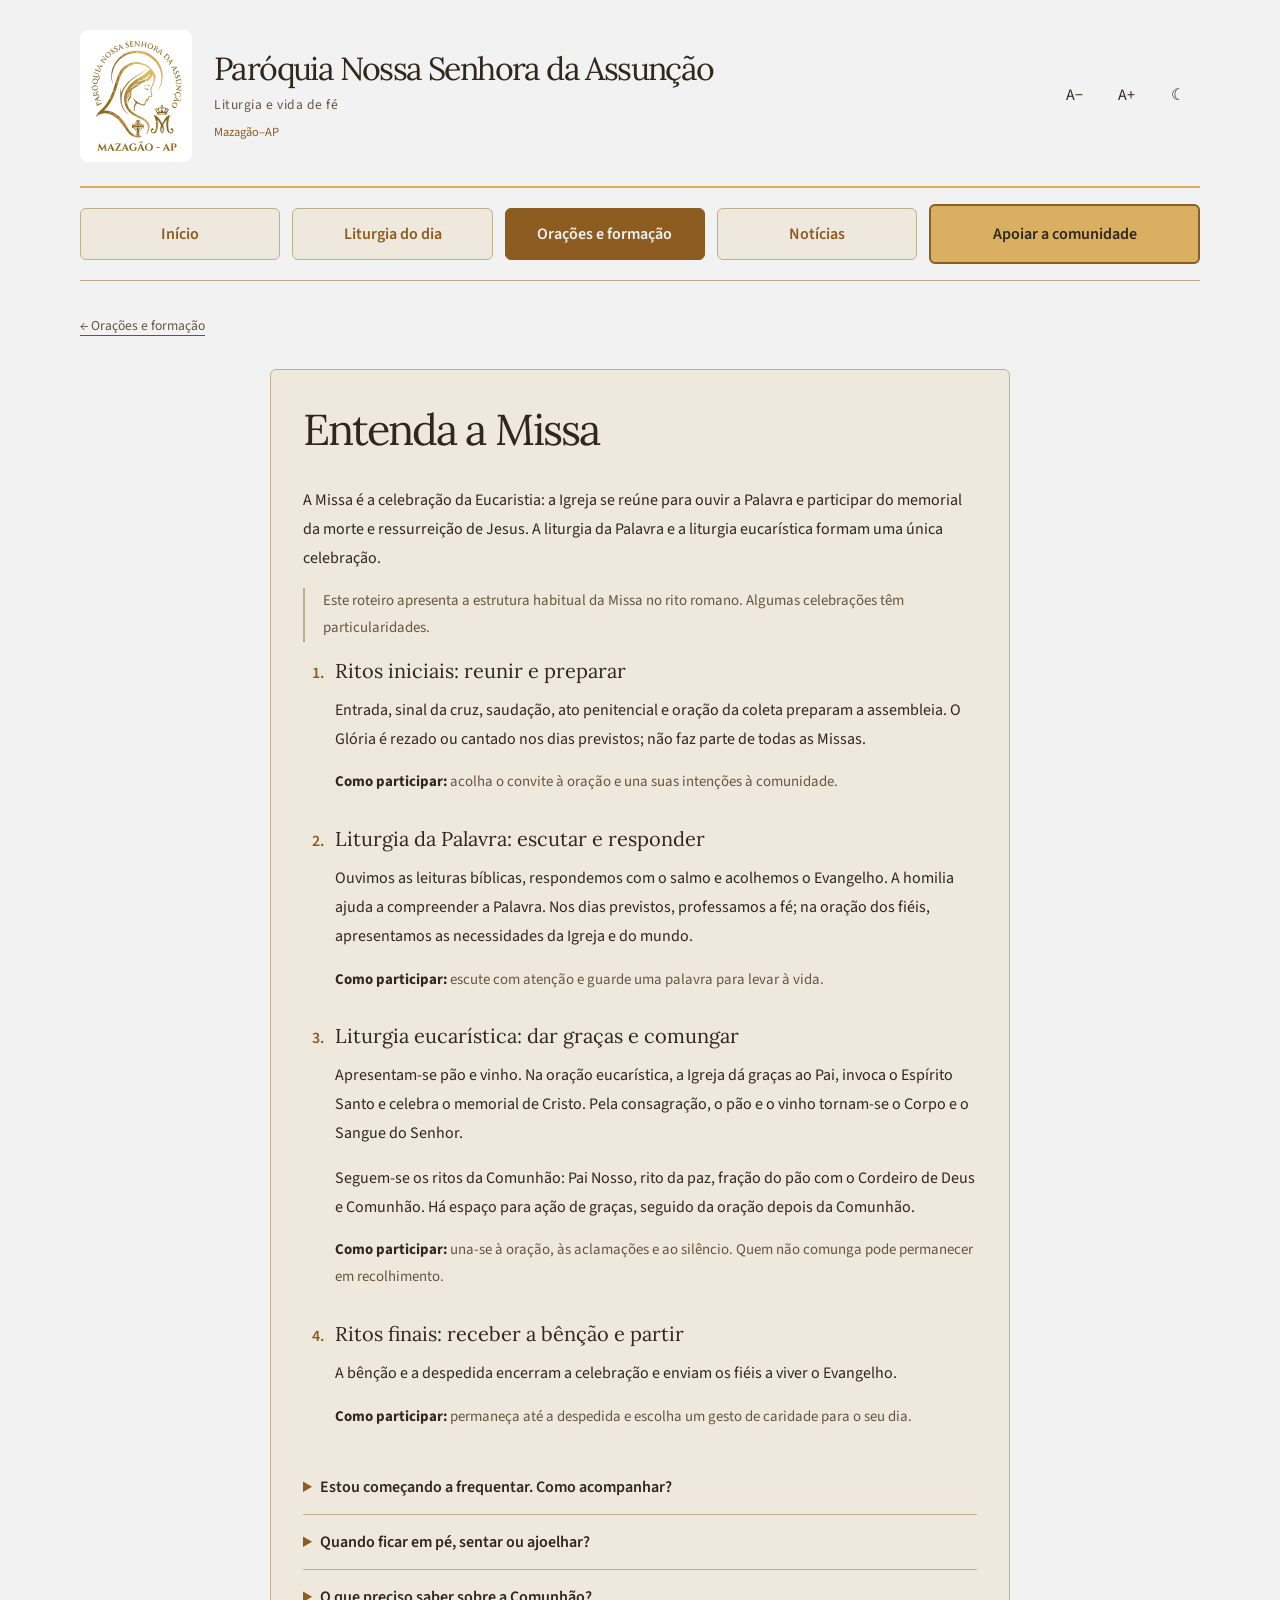
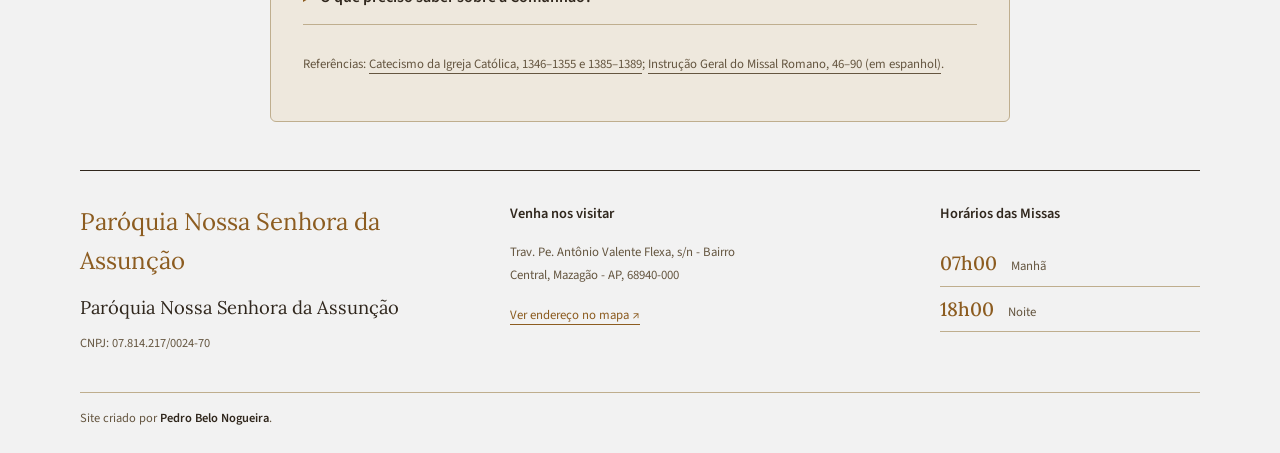
<file: missa.html>
<!DOCTYPE html>
<html lang="pt-BR" data-theme="light">
<head>
<meta charset="UTF-8">
<meta name="viewport" content="width=device-width, initial-scale=1.0">
<title>Entenda a Missa — Paróquia Nossa Senhora da Assunção</title>
<link rel="preconnect" href="https://fonts.googleapis.com">
<link rel="preconnect" href="https://fonts.gstatic.com" crossorigin>
<link href="https://fonts.googleapis.com/css2?family=Lora:ital,wght@0,400;0,500;0,600;1,400&family=Source+Sans+3:wght@400;500;600&display=swap" rel="stylesheet">
<link rel="icon" type="image/svg+xml" href="assets/logo-paroquia.svg">
<link rel="stylesheet" href="styles.css?v=20261002-oracoes-1">
</head>
<body>
<a class="skip-link" href="#conteudo">Ir para o conteúdo</a>
<header class="site-header" id="inicio">
  <div class="masthead">
    <a class="wordmark" href="index.html" aria-label="Paróquia Nossa Senhora da Assunção, início"><img class="parish-logo" src="assets/logo-paroquia.svg" alt="Paróquia Nossa Senhora da Assunção, Mazagão–AP" width="112" height="132"><span class="brand-copy"><strong>Paróquia Nossa Senhora da Assunção</strong><span class="brand-subtitle">Liturgia e vida de fé</span><span class="parish-name">Mazagão–AP</span></span></a>
    <div class="nav-tools" aria-label="Preferências de leitura">
      <button class="tool-btn" onclick="changeFont(-0.05)" aria-label="Diminuir fonte">A−</button>
      <button class="tool-btn" onclick="changeFont(0.05)" aria-label="Aumentar fonte">A+</button>
      <button class="tool-btn" id="themeBtn" onclick="toggleTheme()" aria-label="Ativar tema escuro" aria-pressed="false">☾</button>
    </div>
  </div>
  <nav class="site-nav" aria-label="Navegação principal"><a href="index.html">Início</a><a href="liturgia.html">Liturgia do dia</a><a href="oracoes.html" aria-current="page">Orações e formação</a><a href="noticias.html">Notícias</a><button class="nav-support" type="button" data-open-support>Apoiar a comunidade</button></nav>
</header>
<main id="conteudo" class="prayer-detail-page"><a class="back-link" href="oracoes.html">← Orações e formação</a><article class="prayer-detail formation-guide"><h1>Entenda a Missa</h1>
        
        <p>A Missa é a celebração da Eucaristia: a Igreja se reúne para ouvir a Palavra e participar do memorial da morte e ressurreição de Jesus. A liturgia da Palavra e a liturgia eucarística formam uma única celebração.</p>
        <p class="guide-note">Este roteiro apresenta a estrutura habitual da Missa no rito romano. Algumas celebrações têm particularidades.</p>
        <ol class="guide-steps mass-steps">
          <li><h3>Ritos iniciais: reunir e preparar</h3><p>Entrada, sinal da cruz, saudação, ato penitencial e oração da coleta preparam a assembleia. O Glória é rezado ou cantado nos dias previstos; não faz parte de todas as Missas.</p><p class="participation-tip"><strong>Como participar:</strong> acolha o convite à oração e una suas intenções à comunidade.</p></li>
          <li><h3>Liturgia da Palavra: escutar e responder</h3><p>Ouvimos as leituras bíblicas, respondemos com o salmo e acolhemos o Evangelho. A homilia ajuda a compreender a Palavra. Nos dias previstos, professamos a fé; na oração dos fiéis, apresentamos as necessidades da Igreja e do mundo.</p><p class="participation-tip"><strong>Como participar:</strong> escute com atenção e guarde uma palavra para levar à vida.</p></li>
          <li><h3>Liturgia eucarística: dar graças e comungar</h3><p>Apresentam-se pão e vinho. Na oração eucarística, a Igreja dá graças ao Pai, invoca o Espírito Santo e celebra o memorial de Cristo. Pela consagração, o pão e o vinho tornam-se o Corpo e o Sangue do Senhor.</p><p>Seguem-se os ritos da Comunhão: Pai Nosso, rito da paz, fração do pão com o Cordeiro de Deus e Comunhão. Há espaço para ação de graças, seguido da oração depois da Comunhão.</p><p class="participation-tip"><strong>Como participar:</strong> una-se à oração, às aclamações e ao silêncio. Quem não comunga pode permanecer em recolhimento.</p></li>
          <li><h3>Ritos finais: receber a bênção e partir</h3><p>A bênção e a despedida encerram a celebração e enviam os fiéis a viver o Evangelho.</p><p class="participation-tip"><strong>Como participar:</strong> permaneça até a despedida e escolha um gesto de caridade para o seu dia.</p></li>
        </ol>
        <div class="guide-disclosures">
          <details><summary>Estou começando a frequentar. Como acompanhar?</summary><p>Chegue um pouco antes, silencie o celular e acompanhe as respostas da assembleia. Você pode participar mesmo sem conhecer todas as orações. Os momentos de silêncio também fazem parte da celebração.</p></details>
          <details><summary>Quando ficar em pé, sentar ou ajoelhar?</summary><p>Os gestos expressam a oração em comunidade. Acompanhe as orientações da celebração e respeite suas condições de saúde e mobilidade.</p></details>
          <details><summary>O que preciso saber sobre a Comunhão?</summary><p>Para a Comunhão eucarística, a Igreja pede preparação e estado de graça. Quem tem consciência de pecado grave deve receber o sacramento da Reconciliação antes de comungar. Se está conhecendo a fé católica ou tem dúvidas sobre sua situação, converse com o sacerdote; você é bem-vindo para participar da Missa e rezar.</p></details>
        </div>
        <p class="guide-sources">Referências: <a href="https://www.vatican.va/archive/cathechism_po/index_new/p2s2cap1_1210-1419_po.html" target="_blank" rel="noopener noreferrer">Catecismo da Igreja Católica, 1346–1355 e 1385–1389</a>; <a href="https://www.vatican.va/roman_curia/congregations/ccdds/documents/rc_con_ccdds_doc_20030317_ordinamento-messale_sp.html" target="_blank" rel="noopener noreferrer">Instrução Geral do Missal Romano, 46–90 (em espanhol)</a>.</p>
      </article></main>
<footer class="parish-footer" id="paroquia">
  <div class="parish-footer-info"><a class="footer-mark" href="index.html">Paróquia Nossa Senhora da Assunção</a><h2>Paróquia Nossa Senhora da Assunção</h2><p class="parish-cnpj">CNPJ: 07.814.217/0024-70</p></div>
  <div><h3>Venha nos visitar</h3><address>Trav. Pe. Antônio Valente Flexa, s/n - Bairro Central, Mazagão - AP, 68940-000</address><a class="parish-map-link" href="https://www.google.com/maps/search/?api=1&query=Trav.%20Pe.%20Ant%C3%B4nio%20Valente%20Flexa%2C%20s%2Fn%20-%20Bairro%20Central%2C%20Mazag%C3%A3o%20-%20AP%2C%2068940-000" target="_blank" rel="noopener noreferrer">Ver endereço no mapa ↗</a></div>
  <div><h3>Horários das Missas</h3><ul class="mass-times"><li><strong>07h00</strong><span>Manhã</span></li><li><strong>18h00</strong><span>Noite</span></li></ul></div>
  <p class="site-credit">Site criado por <strong>Pedro Belo Nogueira</strong>.</p>
</footer>
<script src="js/leitura.js?v=20261002-mobile-2"></script>
<script src="js/apoio.js?v=20261002-mobile-2"></script></body>
</html>
</file>
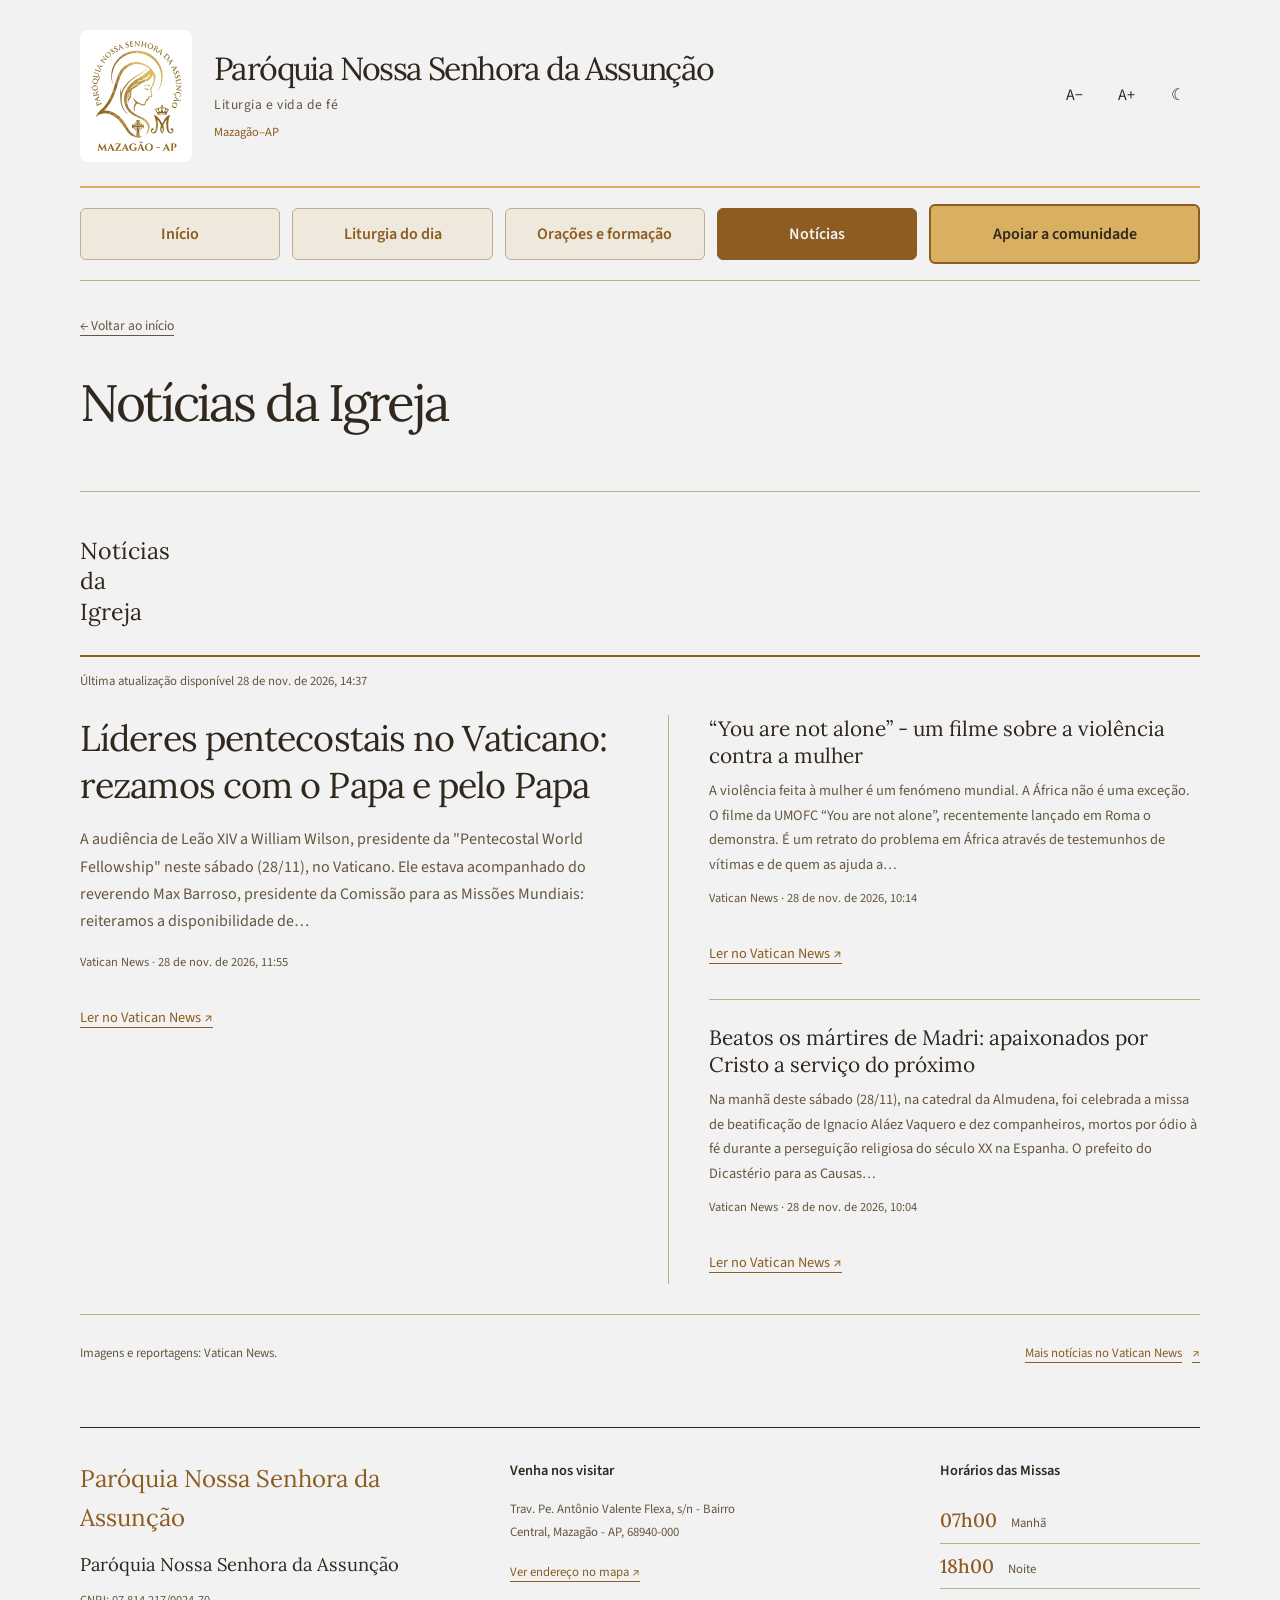
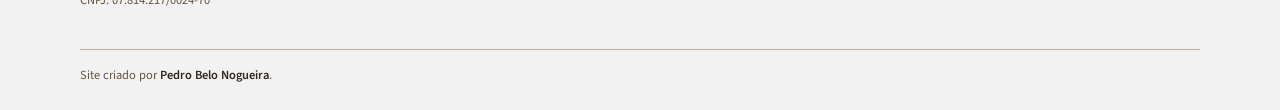
<file: noticias.html>
<!DOCTYPE html>
<html lang="pt-BR" data-theme="light">
<head>
<meta charset="UTF-8">
<meta name="viewport" content="width=device-width, initial-scale=1.0">
<title>Notícias da Igreja — Paróquia Nossa Senhora da Assunção</title>
<link rel="preconnect" href="https://fonts.googleapis.com">
<link rel="preconnect" href="https://fonts.gstatic.com" crossorigin>
<link href="https://fonts.googleapis.com/css2?family=Lora:ital,wght@0,400;0,500;0,600;1,400&family=Source+Sans+3:wght@400;500;600&display=swap" rel="stylesheet">
<link rel="icon" type="image/svg+xml" href="assets/logo-paroquia.svg">
<link rel="stylesheet" href="styles.css?v=20261002-oracoes-1">
</head>
<body><a class="skip-link" href="#conteudo">Ir para o conteúdo</a><header class="site-header" id="inicio">
  <div class="masthead">
    <a class="wordmark" href="index.html" aria-label="Paróquia Nossa Senhora da Assunção, início"><img class="parish-logo" src="assets/logo-paroquia.svg" alt="Paróquia Nossa Senhora da Assunção, Mazagão–AP" width="112" height="132"><span class="brand-copy"><strong>Paróquia Nossa Senhora da Assunção</strong><span class="brand-subtitle">Liturgia e vida de fé</span><span class="parish-name">Mazagão–AP</span></span></a>
    <div class="nav-tools" aria-label="Preferências de leitura">
      <button class="tool-btn" onclick="changeFont(-0.05)" aria-label="Diminuir fonte">A−</button>
      <button class="tool-btn" onclick="changeFont(0.05)" aria-label="Aumentar fonte">A+</button>
      <button class="tool-btn" id="themeBtn" onclick="toggleTheme()" aria-label="Ativar tema escuro" aria-pressed="false">☾</button>
    </div>
  </div>
  <nav class="site-nav" aria-label="Navegação principal"><a href="index.html">Início</a><a href="liturgia.html">Liturgia do dia</a><a href="oracoes.html">Orações e formação</a><a href="noticias.html" aria-current="page">Notícias</a><button class="nav-support" type="button" data-open-support>Apoiar a comunidade</button></nav>
</header><main id="conteudo"><div class="prayers-intro"><a class="back-link" href="index.html">← Voltar ao início</a><h1>Notícias da Igreja</h1></div><section class="section news-section" id="noticias" aria-labelledby="noticias-title">
    <div class="section-margin"><h2 id="noticias-title">Notícias da Igreja</h2></div>
    <div class="news-content">
      <div class="news-edition"><p id="noticiasStatus" role="status">Carregando notícias do Vatican News…</p></div>
      <div class="news-grid" id="noticiasGrid"></div>
      <noscript>Ative o JavaScript para ver as prévias ou acesse as notícias no link abaixo.</noscript>
      <div class="news-footer"><p>Imagens e reportagens: Vatican News.</p><a href="https://www.vaticannews.va/pt.html" target="_blank" rel="noopener noreferrer">Mais notícias no Vatican News <span aria-hidden="true">↗</span></a></div>
    </div>
  </section></main><footer class="parish-footer" id="paroquia">
  <div class="parish-footer-info"><a class="footer-mark" href="index.html">Paróquia Nossa Senhora da Assunção</a><h2>Paróquia Nossa Senhora da Assunção</h2><p class="parish-cnpj">CNPJ: 07.814.217/0024-70</p></div>
  <div><h3>Venha nos visitar</h3><address>Trav. Pe. Antônio Valente Flexa, s/n - Bairro Central, Mazagão - AP, 68940-000</address><a class="parish-map-link" href="https://www.google.com/maps/search/?api=1&query=Trav.%20Pe.%20Ant%C3%B4nio%20Valente%20Flexa%2C%20s%2Fn%20-%20Bairro%20Central%2C%20Mazag%C3%A3o%20-%20AP%2C%2068940-000" target="_blank" rel="noopener noreferrer">Ver endereço no mapa ↗</a></div>
  <div><h3>Horários das Missas</h3><ul class="mass-times"><li><strong>07h00</strong><span>Manhã</span></li><li><strong>18h00</strong><span>Noite</span></li></ul></div>
  <p class="site-credit">Site criado por <strong>Pedro Belo Nogueira</strong>.</p>
</footer><script src="js/leitura.js?v=20261002-mobile-2"></script><script type="module" src="js/noticias.js?v=20261002-mobile-2"></script><script src="js/apoio.js?v=20261002-mobile-2"></script></body></html>
</file>
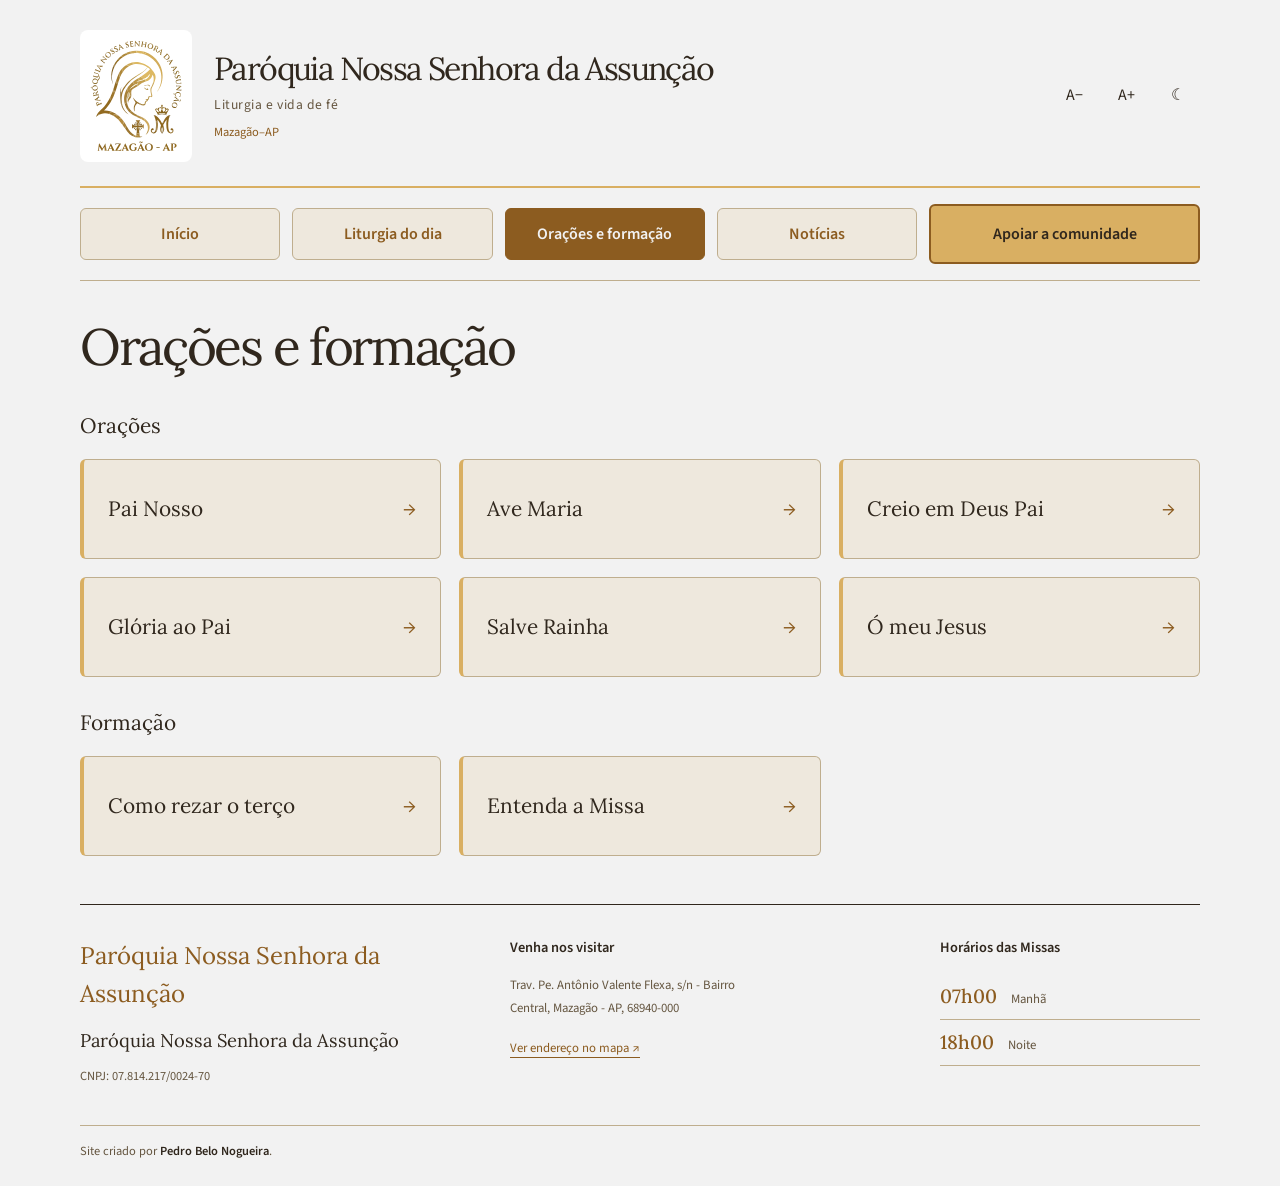
<file: oracoes.html>
<!DOCTYPE html>
<html lang="pt-BR" data-theme="light">
<head>
<meta charset="UTF-8">
<meta name="viewport" content="width=device-width, initial-scale=1.0">
<title>Orações e formação — Paróquia Nossa Senhora da Assunção</title>
<link rel="preconnect" href="https://fonts.googleapis.com">
<link rel="preconnect" href="https://fonts.gstatic.com" crossorigin>
<link href="https://fonts.googleapis.com/css2?family=Lora:ital,wght@0,400;0,500;0,600;1,400&family=Source+Sans+3:wght@400;500;600&display=swap" rel="stylesheet">
<link rel="icon" type="image/svg+xml" href="assets/logo-paroquia.svg">
<link rel="stylesheet" href="styles.css?v=20261002-oracoes-1">
</head>
<body>
<a class="skip-link" href="#conteudo">Ir para o conteúdo</a>
<header class="site-header" id="inicio">
  <div class="masthead">
    <a class="wordmark" href="index.html" aria-label="Paróquia Nossa Senhora da Assunção, início"><img class="parish-logo" src="assets/logo-paroquia.svg" alt="Paróquia Nossa Senhora da Assunção, Mazagão–AP" width="112" height="132"><span class="brand-copy"><strong>Paróquia Nossa Senhora da Assunção</strong><span class="brand-subtitle">Liturgia e vida de fé</span><span class="parish-name">Mazagão–AP</span></span></a>
    <div class="nav-tools" aria-label="Preferências de leitura">
      <button class="tool-btn" onclick="changeFont(-0.05)" aria-label="Diminuir fonte">A−</button>
      <button class="tool-btn" onclick="changeFont(0.05)" aria-label="Aumentar fonte">A+</button>
      <button class="tool-btn" id="themeBtn" onclick="toggleTheme()" aria-label="Ativar tema escuro" aria-pressed="false">☾</button>
    </div>
  </div>
  <nav class="site-nav" aria-label="Navegação principal"><a href="index.html">Início</a><a href="liturgia.html">Liturgia do dia</a><a href="oracoes.html" aria-current="page">Orações e formação</a><a href="noticias.html">Notícias</a><button class="nav-support" type="button" data-open-support>Apoiar a comunidade</button></nav>
</header>
<main id="conteudo" class="prayer-catalog"><h1>Orações e formação</h1><section aria-labelledby="prayers-title"><h2 id="prayers-title">Orações</h2><div class="prayer-choice-grid"><a class="prayer-choice" href="pai-nosso.html"><h2>Pai Nosso</h2><span aria-hidden="true">→</span></a><a class="prayer-choice" href="ave-maria.html"><h2>Ave Maria</h2><span aria-hidden="true">→</span></a><a class="prayer-choice" href="credo.html"><h2>Creio em Deus Pai</h2><span aria-hidden="true">→</span></a><a class="prayer-choice" href="gloria-pai.html"><h2>Glória ao Pai</h2><span aria-hidden="true">→</span></a><a class="prayer-choice" href="salve-rainha.html"><h2>Salve Rainha</h2><span aria-hidden="true">→</span></a><a class="prayer-choice" href="meu-jesus.html"><h2>Ó meu Jesus</h2><span aria-hidden="true">→</span></a></div></section><section aria-labelledby="formation-title"><h2 id="formation-title">Formação</h2><div class="prayer-choice-grid"><a class="prayer-choice" href="terco.html"><h2>Como rezar o terço</h2><span aria-hidden="true">→</span></a><a class="prayer-choice" href="missa.html"><h2>Entenda a Missa</h2><span aria-hidden="true">→</span></a></div></section></main>
<footer class="parish-footer" id="paroquia">
  <div class="parish-footer-info"><a class="footer-mark" href="index.html">Paróquia Nossa Senhora da Assunção</a><h2>Paróquia Nossa Senhora da Assunção</h2><p class="parish-cnpj">CNPJ: 07.814.217/0024-70</p></div>
  <div><h3>Venha nos visitar</h3><address>Trav. Pe. Antônio Valente Flexa, s/n - Bairro Central, Mazagão - AP, 68940-000</address><a class="parish-map-link" href="https://www.google.com/maps/search/?api=1&query=Trav.%20Pe.%20Ant%C3%B4nio%20Valente%20Flexa%2C%20s%2Fn%20-%20Bairro%20Central%2C%20Mazag%C3%A3o%20-%20AP%2C%2068940-000" target="_blank" rel="noopener noreferrer">Ver endereço no mapa ↗</a></div>
  <div><h3>Horários das Missas</h3><ul class="mass-times"><li><strong>07h00</strong><span>Manhã</span></li><li><strong>18h00</strong><span>Noite</span></li></ul></div>
  <p class="site-credit">Site criado por <strong>Pedro Belo Nogueira</strong>.</p>
</footer>
<script src="js/leitura.js?v=20261002-mobile-2"></script>
<script src="js/apoio.js?v=20261002-mobile-2"></script></body>
</html>
</file>
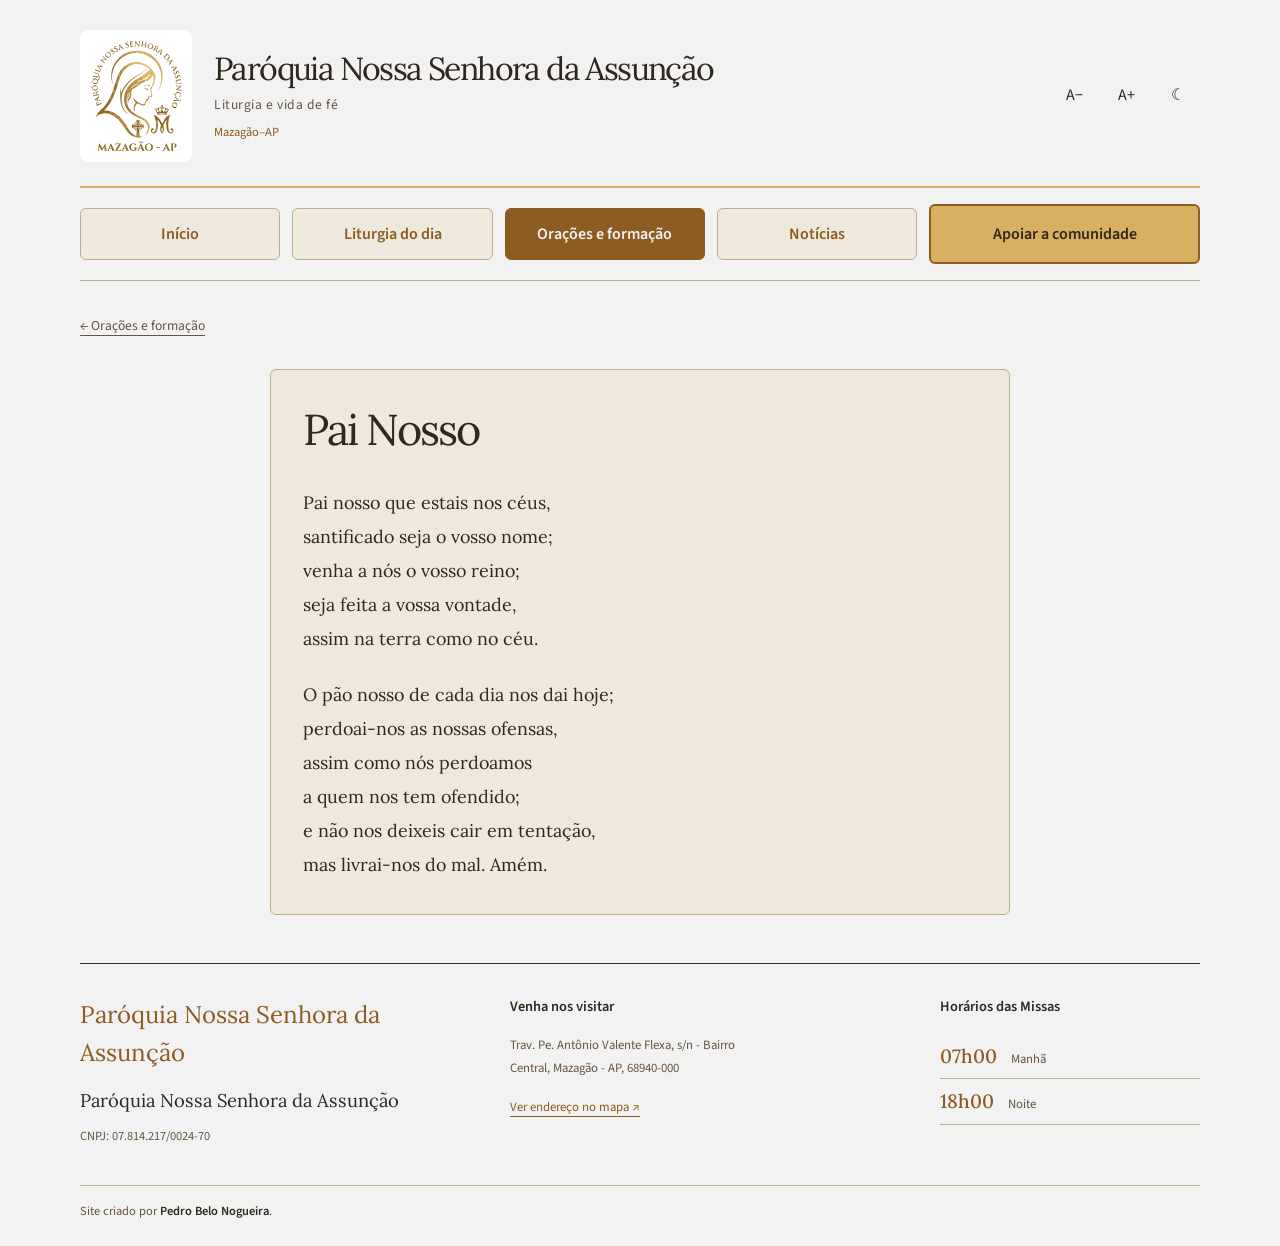
<file: pai-nosso.html>
<!DOCTYPE html>
<html lang="pt-BR" data-theme="light">
<head>
<meta charset="UTF-8">
<meta name="viewport" content="width=device-width, initial-scale=1.0">
<title>Pai Nosso — Paróquia Nossa Senhora da Assunção</title>
<link rel="preconnect" href="https://fonts.googleapis.com">
<link rel="preconnect" href="https://fonts.gstatic.com" crossorigin>
<link href="https://fonts.googleapis.com/css2?family=Lora:ital,wght@0,400;0,500;0,600;1,400&family=Source+Sans+3:wght@400;500;600&display=swap" rel="stylesheet">
<link rel="icon" type="image/svg+xml" href="assets/logo-paroquia.svg">
<link rel="stylesheet" href="styles.css?v=20261002-oracoes-1">
</head>
<body>
<a class="skip-link" href="#conteudo">Ir para o conteúdo</a>
<header class="site-header" id="inicio">
  <div class="masthead">
    <a class="wordmark" href="index.html" aria-label="Paróquia Nossa Senhora da Assunção, início"><img class="parish-logo" src="assets/logo-paroquia.svg" alt="Paróquia Nossa Senhora da Assunção, Mazagão–AP" width="112" height="132"><span class="brand-copy"><strong>Paróquia Nossa Senhora da Assunção</strong><span class="brand-subtitle">Liturgia e vida de fé</span><span class="parish-name">Mazagão–AP</span></span></a>
    <div class="nav-tools" aria-label="Preferências de leitura">
      <button class="tool-btn" onclick="changeFont(-0.05)" aria-label="Diminuir fonte">A−</button>
      <button class="tool-btn" onclick="changeFont(0.05)" aria-label="Aumentar fonte">A+</button>
      <button class="tool-btn" id="themeBtn" onclick="toggleTheme()" aria-label="Ativar tema escuro" aria-pressed="false">☾</button>
    </div>
  </div>
  <nav class="site-nav" aria-label="Navegação principal"><a href="index.html">Início</a><a href="liturgia.html">Liturgia do dia</a><a href="oracoes.html" aria-current="page">Orações e formação</a><a href="noticias.html">Notícias</a><button class="nav-support" type="button" data-open-support>Apoiar a comunidade</button></nav>
</header>
<main id="conteudo" class="prayer-detail-page"><a class="back-link" href="oracoes.html">← Orações e formação</a><article class="prayer-detail"><h1>Pai Nosso</h1>
        
        <div class="reading-text">
          <p>Pai nosso que estais nos céus,<br>santificado seja o vosso nome;<br>venha a nós o vosso reino;<br>seja feita a vossa vontade,<br>assim na terra como no céu.</p>
          <p>O pão nosso de cada dia nos dai hoje;<br>perdoai-nos as nossas ofensas,<br>assim como nós perdoamos<br>a quem nos tem ofendido;<br>e não nos deixeis cair em tentação,<br>mas livrai-nos do mal. Amém.</p>
        </div>
      </article></main>
<footer class="parish-footer" id="paroquia">
  <div class="parish-footer-info"><a class="footer-mark" href="index.html">Paróquia Nossa Senhora da Assunção</a><h2>Paróquia Nossa Senhora da Assunção</h2><p class="parish-cnpj">CNPJ: 07.814.217/0024-70</p></div>
  <div><h3>Venha nos visitar</h3><address>Trav. Pe. Antônio Valente Flexa, s/n - Bairro Central, Mazagão - AP, 68940-000</address><a class="parish-map-link" href="https://www.google.com/maps/search/?api=1&query=Trav.%20Pe.%20Ant%C3%B4nio%20Valente%20Flexa%2C%20s%2Fn%20-%20Bairro%20Central%2C%20Mazag%C3%A3o%20-%20AP%2C%2068940-000" target="_blank" rel="noopener noreferrer">Ver endereço no mapa ↗</a></div>
  <div><h3>Horários das Missas</h3><ul class="mass-times"><li><strong>07h00</strong><span>Manhã</span></li><li><strong>18h00</strong><span>Noite</span></li></ul></div>
  <p class="site-credit">Site criado por <strong>Pedro Belo Nogueira</strong>.</p>
</footer>
<script src="js/leitura.js?v=20261002-mobile-2"></script>
<script src="js/apoio.js?v=20261002-mobile-2"></script></body>
</html>
</file>
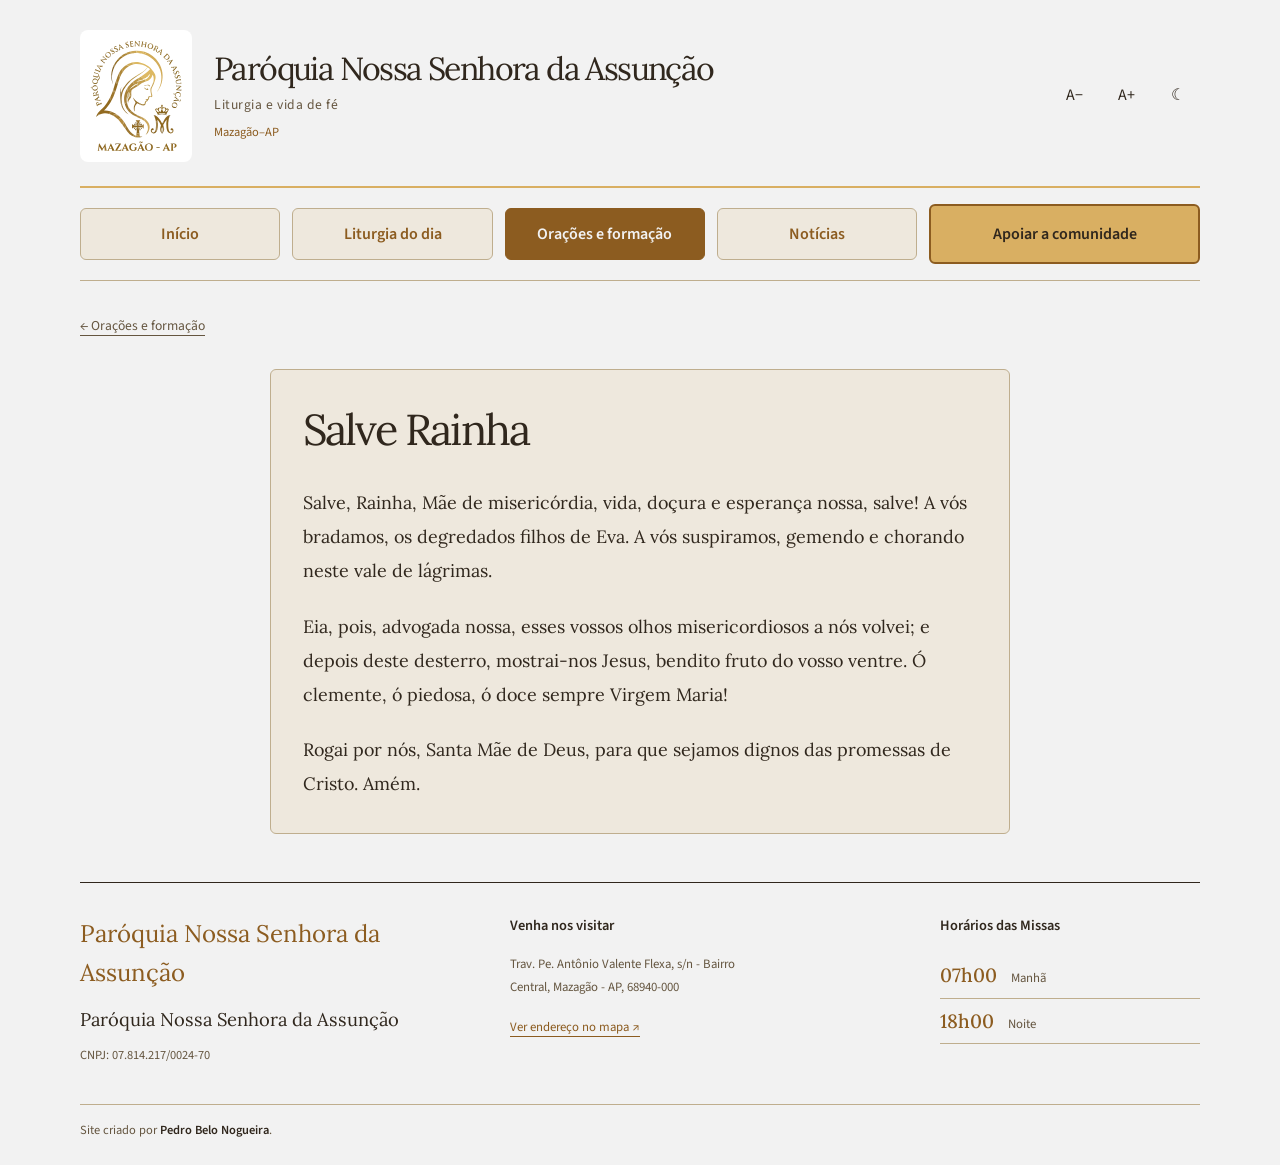
<file: salve-rainha.html>
<!DOCTYPE html>
<html lang="pt-BR" data-theme="light">
<head>
<meta charset="UTF-8">
<meta name="viewport" content="width=device-width, initial-scale=1.0">
<title>Salve Rainha — Paróquia Nossa Senhora da Assunção</title>
<link rel="preconnect" href="https://fonts.googleapis.com">
<link rel="preconnect" href="https://fonts.gstatic.com" crossorigin>
<link href="https://fonts.googleapis.com/css2?family=Lora:ital,wght@0,400;0,500;0,600;1,400&family=Source+Sans+3:wght@400;500;600&display=swap" rel="stylesheet">
<link rel="icon" type="image/svg+xml" href="assets/logo-paroquia.svg">
<link rel="stylesheet" href="styles.css?v=20261002-oracoes-1">
</head>
<body>
<a class="skip-link" href="#conteudo">Ir para o conteúdo</a>
<header class="site-header" id="inicio">
  <div class="masthead">
    <a class="wordmark" href="index.html" aria-label="Paróquia Nossa Senhora da Assunção, início"><img class="parish-logo" src="assets/logo-paroquia.svg" alt="Paróquia Nossa Senhora da Assunção, Mazagão–AP" width="112" height="132"><span class="brand-copy"><strong>Paróquia Nossa Senhora da Assunção</strong><span class="brand-subtitle">Liturgia e vida de fé</span><span class="parish-name">Mazagão–AP</span></span></a>
    <div class="nav-tools" aria-label="Preferências de leitura">
      <button class="tool-btn" onclick="changeFont(-0.05)" aria-label="Diminuir fonte">A−</button>
      <button class="tool-btn" onclick="changeFont(0.05)" aria-label="Aumentar fonte">A+</button>
      <button class="tool-btn" id="themeBtn" onclick="toggleTheme()" aria-label="Ativar tema escuro" aria-pressed="false">☾</button>
    </div>
  </div>
  <nav class="site-nav" aria-label="Navegação principal"><a href="index.html">Início</a><a href="liturgia.html">Liturgia do dia</a><a href="oracoes.html" aria-current="page">Orações e formação</a><a href="noticias.html">Notícias</a><button class="nav-support" type="button" data-open-support>Apoiar a comunidade</button></nav>
</header>
<main id="conteudo" class="prayer-detail-page"><a class="back-link" href="oracoes.html">← Orações e formação</a><article class="prayer-detail"><h1>Salve Rainha</h1><div class="reading-text"><p>Salve, Rainha, Mãe de misericórdia, vida, doçura e esperança nossa, salve! A vós bradamos, os degredados filhos de Eva. A vós suspiramos, gemendo e chorando neste vale de lágrimas.</p><p>Eia, pois, advogada nossa, esses vossos olhos misericordiosos a nós volvei; e depois deste desterro, mostrai-nos Jesus, bendito fruto do vosso ventre. Ó clemente, ó piedosa, ó doce sempre Virgem Maria!</p><p>Rogai por nós, Santa Mãe de Deus, para que sejamos dignos das promessas de Cristo. Amém.</p></div></article></main>
<footer class="parish-footer" id="paroquia">
  <div class="parish-footer-info"><a class="footer-mark" href="index.html">Paróquia Nossa Senhora da Assunção</a><h2>Paróquia Nossa Senhora da Assunção</h2><p class="parish-cnpj">CNPJ: 07.814.217/0024-70</p></div>
  <div><h3>Venha nos visitar</h3><address>Trav. Pe. Antônio Valente Flexa, s/n - Bairro Central, Mazagão - AP, 68940-000</address><a class="parish-map-link" href="https://www.google.com/maps/search/?api=1&query=Trav.%20Pe.%20Ant%C3%B4nio%20Valente%20Flexa%2C%20s%2Fn%20-%20Bairro%20Central%2C%20Mazag%C3%A3o%20-%20AP%2C%2068940-000" target="_blank" rel="noopener noreferrer">Ver endereço no mapa ↗</a></div>
  <div><h3>Horários das Missas</h3><ul class="mass-times"><li><strong>07h00</strong><span>Manhã</span></li><li><strong>18h00</strong><span>Noite</span></li></ul></div>
  <p class="site-credit">Site criado por <strong>Pedro Belo Nogueira</strong>.</p>
</footer>
<script src="js/leitura.js?v=20261002-mobile-2"></script>
<script src="js/apoio.js?v=20261002-mobile-2"></script></body>
</html>
</file>
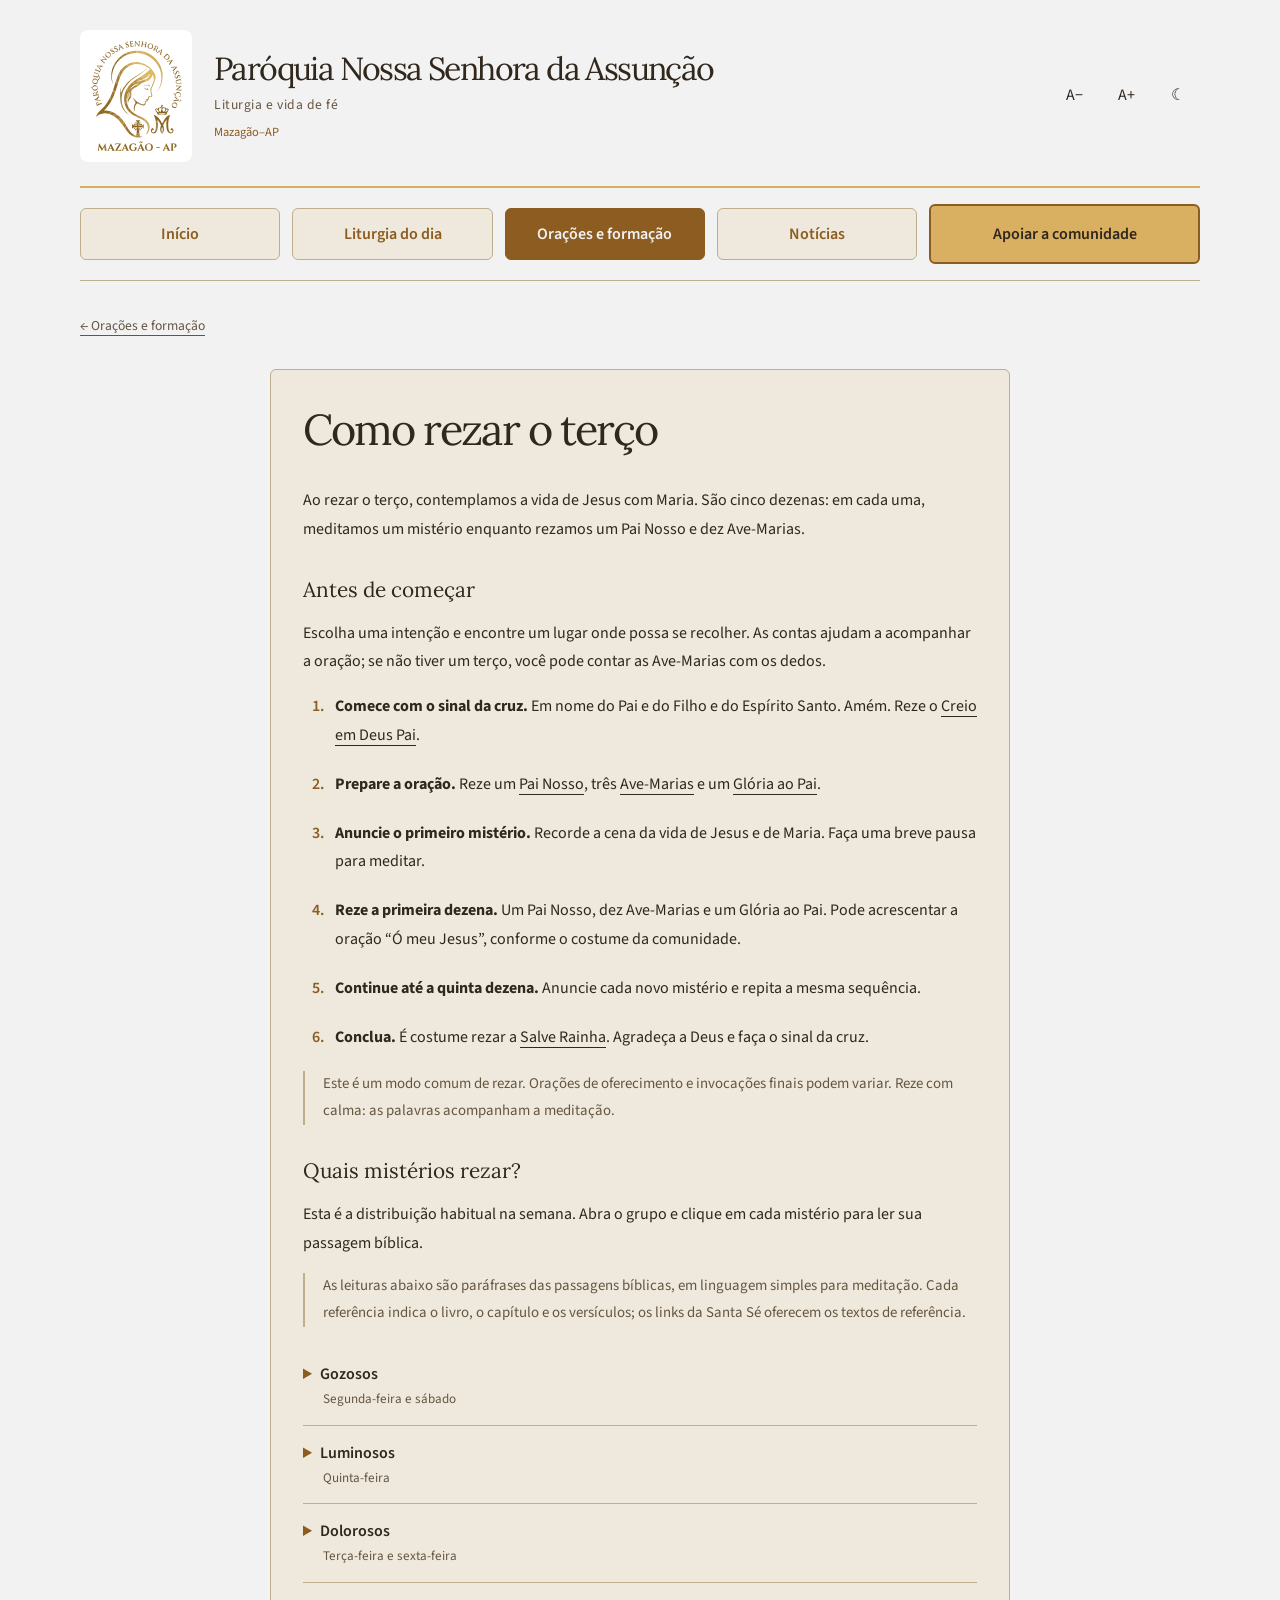
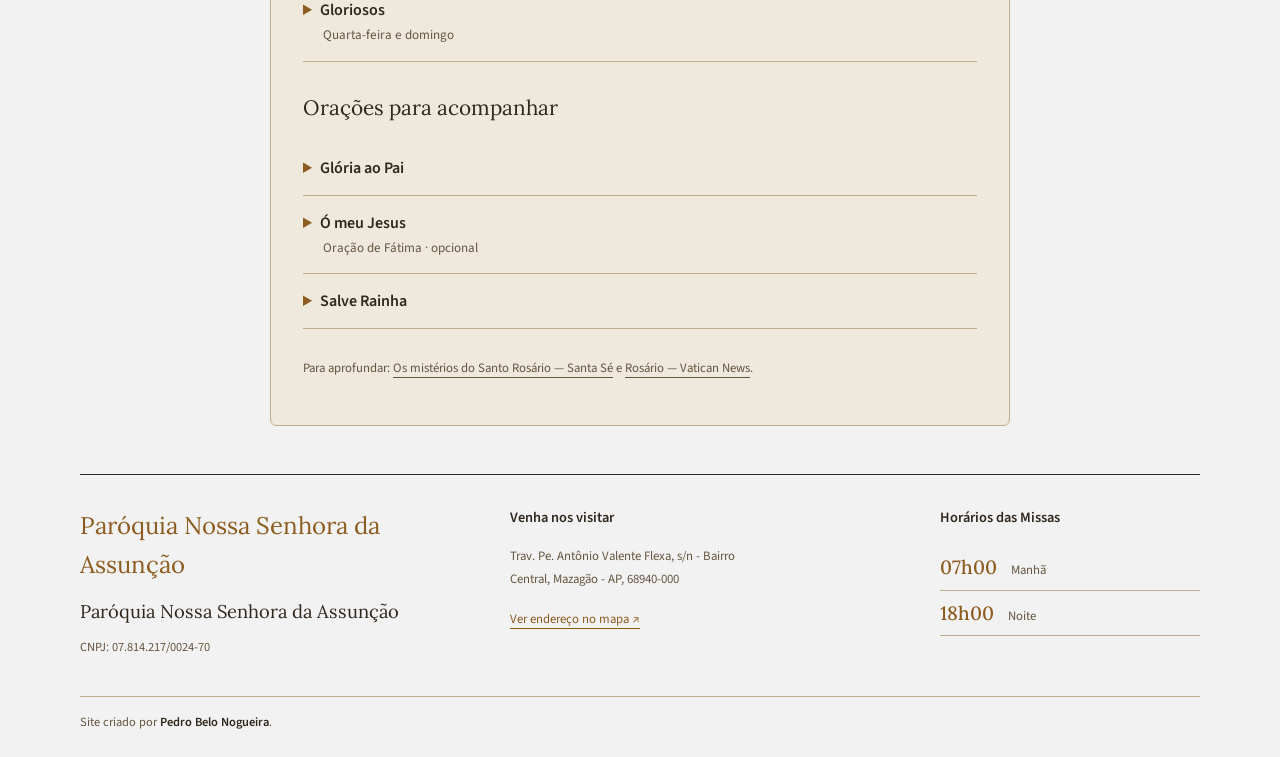
<file: terco.html>
<!DOCTYPE html>
<html lang="pt-BR" data-theme="light">
<head>
<meta charset="UTF-8">
<meta name="viewport" content="width=device-width, initial-scale=1.0">
<title>Como rezar o terço — Paróquia Nossa Senhora da Assunção</title>
<link rel="preconnect" href="https://fonts.googleapis.com">
<link rel="preconnect" href="https://fonts.gstatic.com" crossorigin>
<link href="https://fonts.googleapis.com/css2?family=Lora:ital,wght@0,400;0,500;0,600;1,400&family=Source+Sans+3:wght@400;500;600&display=swap" rel="stylesheet">
<link rel="icon" type="image/svg+xml" href="assets/logo-paroquia.svg">
<link rel="stylesheet" href="styles.css?v=20261009-misterios-1">
</head>
<body>
<a class="skip-link" href="#conteudo">Ir para o conteúdo</a>
<header class="site-header" id="inicio">
  <div class="masthead">
    <a class="wordmark" href="index.html" aria-label="Paróquia Nossa Senhora da Assunção, início"><img class="parish-logo" src="assets/logo-paroquia.svg" alt="Paróquia Nossa Senhora da Assunção, Mazagão–AP" width="112" height="132"><span class="brand-copy"><strong>Paróquia Nossa Senhora da Assunção</strong><span class="brand-subtitle">Liturgia e vida de fé</span><span class="parish-name">Mazagão–AP</span></span></a>
    <div class="nav-tools" aria-label="Preferências de leitura">
      <button class="tool-btn" onclick="changeFont(-0.05)" aria-label="Diminuir fonte">A−</button>
      <button class="tool-btn" onclick="changeFont(0.05)" aria-label="Aumentar fonte">A+</button>
      <button class="tool-btn" id="themeBtn" onclick="toggleTheme()" aria-label="Ativar tema escuro" aria-pressed="false">☾</button>
    </div>
  </div>
  <nav class="site-nav" aria-label="Navegação principal"><a href="index.html">Início</a><a href="liturgia.html">Liturgia do dia</a><a href="oracoes.html" aria-current="page">Orações e formação</a><a href="noticias.html">Notícias</a><button class="nav-support" type="button" data-open-support>Apoiar a comunidade</button></nav>
</header>
<main id="conteudo" class="prayer-detail-page"><a class="back-link" href="oracoes.html">← Orações e formação</a><article class="prayer-detail formation-guide"><h1>Como rezar o terço</h1>
        
        <p>Ao rezar o terço, contemplamos a vida de Jesus com Maria. São cinco dezenas: em cada uma, meditamos um mistério enquanto rezamos um Pai Nosso e dez Ave-Marias.</p>
        <h3>Antes de começar</h3>
        <p>Escolha uma intenção e encontre um lugar onde possa se recolher. As contas ajudam a acompanhar a oração; se não tiver um terço, você pode contar as Ave-Marias com os dedos.</p>
        <ol class="guide-steps">
          <li><strong>Comece com o sinal da cruz.</strong> Em nome do Pai e do Filho e do Espírito Santo. Amém. Reze o <a href="credo.html">Creio em Deus Pai</a>.</li>
          <li><strong>Prepare a oração.</strong> Reze um <a href="pai-nosso.html">Pai Nosso</a>, três <a href="ave-maria.html">Ave-Marias</a> e um <a href="gloria-pai.html">Glória ao Pai</a>.</li>
          <li><strong>Anuncie o primeiro mistério.</strong> Recorde a cena da vida de Jesus e de Maria. Faça uma breve pausa para meditar.</li>
          <li><strong>Reze a primeira dezena.</strong> Um Pai Nosso, dez Ave-Marias e um Glória ao Pai. Pode acrescentar a oração “Ó meu Jesus”, conforme o costume da comunidade.</li>
          <li><strong>Continue até a quinta dezena.</strong> Anuncie cada novo mistério e repita a mesma sequência.</li>
          <li><strong>Conclua.</strong> É costume rezar a <a href="salve-rainha.html">Salve Rainha</a>. Agradeça a Deus e faça o sinal da cruz.</li>
        </ol>
        <p class="guide-note">Este é um modo comum de rezar. Orações de oferecimento e invocações finais podem variar. Reze com calma: as palavras acompanham a meditação.</p>
        <h3>Quais mistérios rezar?</h3>
        <p>Esta é a distribuição habitual na semana. Abra o grupo e clique em cada mistério para ler sua passagem bíblica.</p>
        <p class="guide-note">As leituras abaixo são paráfrases das passagens bíblicas, em linguagem simples para meditação. Cada referência indica o livro, o capítulo e os versículos; os links da Santa Sé oferecem os textos de referência.</p>
        <div class="guide-disclosures">
          <details><summary>Gozosos <span>Segunda-feira e sábado</span></summary>
            <ol class="mystery-list">
              <li><details class="mystery-reading"><summary>A anunciação a Maria.</summary>
                <p class="mystery-reference">Lucas 1,26–38</p>
                <p>Deus enviou o anjo Gabriel a Nazaré, a uma virgem chamada Maria. O anjo anunciou que ela conceberia um filho, Jesus. Maria respondeu que era serva do Senhor e acolheu sua palavra.</p>
              </details></li>
              <li><details class="mystery-reading"><summary>A visita de Maria a Isabel.</summary>
                <p class="mystery-reference">Lucas 1,39–45</p>
                <p>Maria foi apressadamente à região montanhosa e saudou Isabel. Ao ouvir a saudação, a criança se moveu em seu ventre. Isabel, cheia do Espírito Santo, proclamou Maria bendita entre as mulheres e bendito seu filho.</p>
              </details></li>
              <li><details class="mystery-reading"><summary>O nascimento de Jesus.</summary>
                <p class="mystery-reference">Lucas 2,1–7</p>
                <p>José e Maria foram a Belém para o recenseamento. Ali chegou o momento do parto. Maria deu à luz seu primeiro filho, envolveu-o em faixas e o deitou numa manjedoura, pois não havia lugar na hospedaria.</p>
              </details></li>
              <li><details class="mystery-reading"><summary>A apresentação de Jesus no Templo.</summary>
                <p class="mystery-reference">Lucas 2,22–35</p>
                <p>José e Maria levaram Jesus a Jerusalém para apresentá-lo ao Senhor. Simeão tomou o menino nos braços e bendisse a Deus: seus olhos haviam visto a salvação, luz para os povos e glória de Israel.</p>
              </details></li>
              <li><details class="mystery-reading"><summary>O encontro de Jesus no Templo.</summary>
                <p class="mystery-reference">Lucas 2,41–52</p>
                <p>Depois da festa da Páscoa, Jesus permaneceu em Jerusalém. Seus pais o procuraram e, após três dias, o encontraram no Templo, ouvindo e interrogando os mestres. Todos se admiravam de sua compreensão e de suas respostas.</p>
              </details></li>
            </ol>
            <p class="guide-sources"><a href="https://www.vatican.va/special/rosary/documents/misteri_gaudiosi_po.html" target="_blank" rel="noopener noreferrer">Textos de referência destes mistérios — Santa Sé ↗</a></p>
          </details>
          <details><summary>Luminosos <span>Quinta-feira</span></summary>
            <ol class="mystery-list">
              <li><details class="mystery-reading"><summary>O batismo de Jesus no Jordão.</summary>
                <p class="mystery-reference">Mateus 3,13–17</p>
                <p>Jesus foi batizado e saiu da água. Os céus se abriram, e ele viu o Espírito de Deus descer como uma pomba. Uma voz do céu o proclamou Filho amado, em quem Deus se compraz.</p>
              </details></li>
              <li><details class="mystery-reading"><summary>A manifestação de Jesus nas bodas de Caná.</summary>
                <p class="mystery-reference">João 2,1–11</p>
                <p>Numa festa de casamento em Caná, o vinho acabou. Maria orientou os serventes a fazer o que Jesus dissesse. Ele mandou encher as talhas de água e transformou a água em vinho, manifestando sua glória.</p>
              </details></li>
              <li><details class="mystery-reading"><summary>O anúncio do Reino de Deus e o convite à conversão.</summary>
                <p class="mystery-reference">Marcos 1,14–15</p>
                <p>Depois da prisão de João, Jesus foi para a Galileia anunciar a boa notícia de Deus: o tempo havia se cumprido, e o Reino estava próximo. Convidou todos a se converterem e a crerem no Evangelho.</p>
              </details></li>
              <li><details class="mystery-reading"><summary>A transfiguração de Jesus.</summary>
                <p class="mystery-reference">Mateus 17,1–8</p>
                <p>Jesus levou Pedro, Tiago e João a uma montanha. Diante deles, seu rosto resplandeceu e suas roupas ficaram brancas como a luz. Uma voz na nuvem o declarou Filho amado e pediu que o escutassem.</p>
              </details></li>
              <li><details class="mystery-reading"><summary>A instituição da Eucaristia.</summary>
                <p class="mystery-reference">Mateus 26,26–28</p>
                <p>Durante a ceia, Jesus abençoou o pão, partiu-o e o entregou aos discípulos como seu corpo. Depois lhes ofereceu o cálice como seu sangue da aliança, derramado por muitos para o perdão dos pecados.</p>
              </details></li>
            </ol>
            <p class="guide-sources"><a href="https://www.vatican.va/special/rosary/documents/misteri_luminosi_po.html" target="_blank" rel="noopener noreferrer">Textos de referência destes mistérios — Santa Sé ↗</a></p>
          </details>
          <details><summary>Dolorosos <span>Terça-feira e sexta-feira</span></summary>
            <ol class="mystery-list">
              <li><details class="mystery-reading"><summary>A agonia de Jesus no Horto.</summary>
                <p class="mystery-reference">Mateus 26,36–39</p>
                <p>No Getsêmani, Jesus sentiu profunda tristeza e pediu aos discípulos que vigiassem com ele. Prostrado, orou ao Pai para que afastasse aquele cálice, mas se entregou à vontade do Pai acima de sua própria vontade.</p>
              </details></li>
              <li><details class="mystery-reading"><summary>A flagelação de Jesus.</summary>
                <p class="mystery-reference">Mateus 27,26</p>
                <p>Pilatos libertou Barrabás para a multidão. Mandou então que Jesus fosse açoitado e o entregou para ser crucificado.</p>
              </details></li>
              <li><details class="mystery-reading"><summary>A coroação de espinhos.</summary>
                <p class="mystery-reference">Mateus 27,27–31</p>
                <p>Os soldados levaram Jesus ao palácio, vestiram-no com um manto e colocaram em sua cabeça uma coroa de espinhos. Zombaram dele como rei, cuspiram nele e o golpearam antes de levá-lo para a crucificação.</p>
              </details></li>
              <li><details class="mystery-reading"><summary>Jesus carrega a cruz.</summary>
                <p class="mystery-reference">Marcos 15,21–22</p>
                <p>Os soldados obrigaram Simão de Cirene, que voltava do campo, a carregar a cruz de Jesus. Conduziram Jesus ao Gólgota, nome que significa lugar da caveira.</p>
              </details></li>
              <li><details class="mystery-reading"><summary>A crucificação e morte de Jesus.</summary>
                <p class="mystery-reference">Lucas 23,33–46</p>
                <p>No Calvário, crucificaram Jesus entre dois criminosos. Ele pediu ao Pai perdão para seus algozes. A escuridão cobriu a terra e o véu do Templo se rasgou. Jesus entregou seu espírito ao Pai e morreu.</p>
              </details></li>
            </ol>
            <p class="guide-sources"><a href="https://www.vatican.va/special/rosary/documents/misteri_dolorosi_po.html" target="_blank" rel="noopener noreferrer">Textos de referência destes mistérios — Santa Sé ↗</a></p>
          </details>
          <details><summary>Gloriosos <span>Quarta-feira e domingo</span></summary>
            <ol class="mystery-list">
              <li><details class="mystery-reading"><summary>A ressurreição de Jesus.</summary>
                <p class="mystery-reference">Lucas 24,1–6</p>
                <p>Ao amanhecer do primeiro dia da semana, as mulheres foram ao sepulcro. Encontraram a pedra removida e não acharam o corpo de Jesus. Dois mensageiros anunciaram que ele estava vivo: havia ressuscitado.</p>
              </details></li>
              <li><details class="mystery-reading"><summary>A ascensão de Jesus ao céu.</summary>
                <p class="mystery-reference">Marcos 16,19</p>
                <p>Depois de falar aos discípulos, o Senhor Jesus foi elevado ao céu e tomou seu lugar à direita de Deus.</p>
              </details></li>
              <li><details class="mystery-reading"><summary>A vinda do Espírito Santo.</summary>
                <p class="mystery-reference">Atos dos Apóstolos 2,1–4</p>
                <p>No dia de Pentecostes, todos estavam reunidos. Um som como de vento forte encheu a casa. Línguas como de fogo pousaram sobre cada um. Cheios do Espírito Santo, começaram a falar conforme o Espírito lhes concedia.</p>
              </details></li>
              <li><details class="mystery-reading"><summary>A assunção de Maria ao céu.</summary>
                <p class="mystery-reference">Lucas 1,48–49</p>
                <p>Maria proclama que Deus olhou para a humildade de sua serva. Por isso, todas as gerações a reconhecerão como bem-aventurada: o Poderoso fez grandes coisas por ela, e seu nome é santo.</p>
                <p class="guide-note">Este trecho do Magnificat acompanha a meditação da Assunção; não narra diretamente esse acontecimento.</p>
              </details></li>
              <li><details class="mystery-reading"><summary>A coroação de Maria no céu.</summary>
                <p class="mystery-reference">Apocalipse 12,1</p>
                <p>No céu apareceu um grande sinal: uma mulher vestida de sol, com a lua sob seus pés e uma coroa de doze estrelas sobre a cabeça.</p>
                <p class="guide-note">A imagem da mulher é contemplada na tradição da Igreja em relação a Maria; o texto não descreve diretamente sua coroação.</p>
              </details></li>
            </ol>
            <p class="guide-sources"><a href="https://www.vatican.va/special/rosary/documents/misteri_gloriosi_po.html" target="_blank" rel="noopener noreferrer">Textos de referência destes mistérios — Santa Sé ↗</a></p>
          </details>
        </div>
        <h3>Orações para acompanhar</h3>
        <div class="guide-disclosures">
          <details id="gloria-pai"><summary>Glória ao Pai</summary><p>Glória ao Pai, ao Filho e ao Espírito Santo. Como era no princípio, agora e sempre. Amém.</p></details>
          <details><summary>Ó meu Jesus <span>Oração de Fátima · opcional</span></summary><p>Ó meu Jesus, perdoai-nos, livrai-nos do fogo do inferno, levai as almas todas para o céu e socorrei principalmente as que mais precisarem.</p></details>
          <details id="salve-rainha"><summary>Salve Rainha</summary><p>Salve, Rainha, Mãe de misericórdia, vida, doçura e esperança nossa, salve! A vós bradamos, os degredados filhos de Eva. A vós suspiramos, gemendo e chorando neste vale de lágrimas.</p><p>Eia, pois, advogada nossa, esses vossos olhos misericordiosos a nós volvei; e depois deste desterro, mostrai-nos Jesus, bendito fruto do vosso ventre. Ó clemente, ó piedosa, ó doce sempre Virgem Maria!</p><p>Rogai por nós, Santa Mãe de Deus, para que sejamos dignos das promessas de Cristo. Amém.</p></details>
        </div>
        <p class="guide-sources">Para aprofundar: <a href="https://www.vatican.va/special/rosary/documents/misteri_po.html" target="_blank" rel="noopener noreferrer">Os mistérios do Santo Rosário — Santa Sé</a> e <a href="https://www.vaticannews.va/pt/oracoes/rosario.html" target="_blank" rel="noopener noreferrer">Rosário — Vatican News</a>.</p>
      </article></main>
<footer class="parish-footer" id="paroquia">
  <div class="parish-footer-info"><a class="footer-mark" href="index.html">Paróquia Nossa Senhora da Assunção</a><h2>Paróquia Nossa Senhora da Assunção</h2><p class="parish-cnpj">CNPJ: 07.814.217/0024-70</p></div>
  <div><h3>Venha nos visitar</h3><address>Trav. Pe. Antônio Valente Flexa, s/n - Bairro Central, Mazagão - AP, 68940-000</address><a class="parish-map-link" href="https://www.google.com/maps/search/?api=1&query=Trav.%20Pe.%20Ant%C3%B4nio%20Valente%20Flexa%2C%20s%2Fn%20-%20Bairro%20Central%2C%20Mazag%C3%A3o%20-%20AP%2C%2068940-000" target="_blank" rel="noopener noreferrer">Ver endereço no mapa ↗</a></div>
  <div><h3>Horários das Missas</h3><ul class="mass-times"><li><strong>07h00</strong><span>Manhã</span></li><li><strong>18h00</strong><span>Noite</span></li></ul></div>
  <p class="site-credit">Site criado por <strong>Pedro Belo Nogueira</strong>.</p>
</footer>
<script src="js/leitura.js?v=20261002-mobile-2"></script>
<script src="js/apoio.js?v=20261002-mobile-2"></script></body>
</html>
</file>
<file: styles.css>
:root{--bg:#F2F2F2;--bg-soft:#eee8dd;--ink:#30271d;--ink-soft:#655640;--line:#BFAE8E;--accent:#8C651C;--accent-ink:#8C5C20;--brand-gold:#D9AF62;--brand-sand:#BFAE8E;--serif:'Lora',Georgia,serif;--sans:'Source Sans 3',sans-serif;--font-scale:1}
html[data-theme="dark"]{--bg:#1e1a15;--bg-soft:#2b241b;--ink:#F2F2F2;--ink-soft:#cbbc9e;--line:#69583b;--accent:#D9AF62;--accent-ink:#D9AF62;--brand-gold:#D9AF62;--brand-sand:#BFAE8E}
*{box-sizing:border-box}
html{font-size:calc(100% * var(--font-scale));scroll-padding-top:24px}
body{margin:0;background:var(--bg);color:var(--ink);font-family:var(--sans);line-height:1.6;-webkit-font-smoothing:antialiased}
a{color:inherit;text-underline-offset:5px}button{font:inherit;cursor:pointer}h1,h2,h3,h4,p{margin-top:0}h1,h2,h3{font-family:var(--serif);font-weight:400;line-height:1.3}button:focus-visible,a:focus-visible{outline:2px solid var(--accent);outline-offset:5px}[hidden]{display:none!important}
.site-header,main,footer{width:min(1120px,calc(100% - 64px));margin-inline:auto}
.skip-link{position:absolute;left:24px;top:-100px;background:var(--bg);padding:12px;z-index:5}.skip-link:focus{top:12px}
.masthead{display:flex;align-items:center;justify-content:space-between;padding:30px 0 24px}.wordmark{text-decoration:none;font:400 2.7rem/1 var(--serif);letter-spacing:-.06em}.wordmark span{display:block;font:400 .75rem/1.5 var(--sans);letter-spacing:.06em;margin-top:10px;color:var(--ink-soft)}
.nav-tools{display:flex;gap:8px}.tool-btn{border:0;background:transparent;color:var(--ink);min-width:44px;min-height:44px}.tool-btn:hover{background:var(--bg-soft)}
.site-nav{display:flex;gap:32px;border-top:1px solid var(--ink);border-bottom:1px solid var(--line);padding:13px 0}.site-nav a{text-decoration:none;font-size:.94rem}.site-nav a:hover{text-decoration:underline}
.intro{display:grid;grid-template-columns:1fr 270px;gap:64px;padding:48px 0 44px;align-items:center}h1{font-size:clamp(2.2rem,4vw,3.5rem);letter-spacing:-.045em;margin-bottom:16px}.intro>div>p:last-child{color:var(--ink-soft);font-size:1.06rem;margin-bottom:0}.devotion{border-left:1px solid var(--line);padding-left:32px}.devotion p{font-family:var(--serif);font-size:1rem;margin:12px 0 0}.devotion em{color:var(--ink-soft)}
.section{display:grid;grid-template-columns:240px minmax(0,1fr);gap:64px;padding:44px 0 52px;border-top:1px solid var(--line)}.liturgy-surface{border-top:2px solid var(--accent)}.section-margin h2{font-size:1.45rem;margin-bottom:10px}.section-margin p{font-size:.85rem;color:var(--ink-soft)}.reading-content{max-width:700px;min-width:0}.liturgia-header{margin-bottom:32px}.lit-eyebrow{display:flex;align-items:center;gap:8px;color:var(--ink-soft);font-size:.85rem;margin-bottom:8px}.lit-dot{width:8px;height:8px;border-radius:50%;background:var(--cor-liturgica,var(--accent));border:1px solid var(--ink-soft)}.lit-date{color:var(--ink-soft);font-size:.85rem;margin-bottom:12px}.lit-celebration{font-size:clamp(1.6rem,3vw,2.1rem);margin-bottom:14px}.lit-note{color:var(--ink-soft);font-size:.95rem;margin-bottom:0}
.reading-block{border-top:1px solid var(--line);padding:26px 0 8px;margin-bottom:24px}.reading-heading{font-family:var(--sans);font-size:.86rem;font-weight:600;color:var(--accent-ink);border-left:3px solid var(--cor-liturgica,var(--accent));padding-left:12px;margin-bottom:10px}.reading-ref{font-size:.86rem;color:var(--ink-soft);margin-bottom:18px}.reading-text{font:400 1.12rem/1.9 var(--serif)}.reading-text p{margin:0 0 1.2em}.salmo-refrao{font-weight:600}.editorial-note h3{font-size:1.35rem;margin-bottom:14px}.editorial-note p{max-width:570px;color:var(--ink-soft);margin-bottom:14px}.small-note{font-size:.82rem}
footer{display:flex;align-items:baseline;gap:24px;border-top:1px solid var(--ink);padding:26px 0 40px;color:var(--ink-soft);font-size:.8rem}.footer-mark{font-family:var(--serif);font-size:1.5rem;text-decoration:none;color:var(--ink)}footer p{margin:0}footer>span{margin-left:auto}
@media(max-width:900px){.section{grid-template-columns:180px minmax(0,1fr);gap:32px}.intro{gap:32px;grid-template-columns:1fr 220px}}
@media(max-width:600px){.site-header,main,footer{width:calc(100% - 40px)}.masthead{padding:24px 0 20px}.wordmark{font-size:2.25rem}.nav-tools{gap:0}.site-nav{gap:10px 22px;flex-wrap:wrap;padding:12px 0}.site-nav a{font-size:.86rem;min-height:32px;display:flex;align-items:center}.intro{grid-template-columns:1fr;gap:28px;padding:32px 0}.devotion{display:flex;align-items:center;gap:16px;border-left:0;border-top:1px solid var(--line);padding:20px 0 0}.devotion p{margin:0;font-size:.9rem}.section{grid-template-columns:1fr;gap:24px;padding:32px 0}.section-margin{display:grid;grid-template-columns:24px 1fr;gap:0 10px}.section-margin h2{font-size:1.3rem;margin:0}.section-margin h2 br{display:none}.section-margin p{grid-column:2;margin:4px 0 0}.reading-text{font-size:1.06rem}footer{flex-wrap:wrap;gap:8px 20px}footer>span{width:100%;margin:0}}

/* Prévias de notícias: manchete principal e chamadas secundárias. */
.news-section {
  grid-template-columns: 1fr;
  gap: 24px;
}
.news-section .section-margin {
  display: grid;
  grid-template-columns: 24px 1fr;
  gap: 0 10px;
}
.news-section .section-margin h2 { margin-bottom: 4px; }
.news-section .section-margin > p { grid-column: 2; margin-bottom: 0; }
.news-content { min-width: 0; }
.news-edition {
  display: flex;
  justify-content: space-between;
  gap: 12px 24px;
  flex-wrap: wrap;
  border-top: 2px solid var(--accent);
  padding: 14px 0 24px;
  font-size: .8rem;
  color: var(--ink-soft);
}
.news-edition > span { color: var(--accent-ink); font-weight: 600; }
.news-edition p { margin: 0; }
.news-grid { display: grid; grid-template-columns: 1.2fr 1fr; gap: 40px; }
.news-lead { padding-right: 40px; border-right: 1px solid var(--line); }
.news-lead h3 { font-size: clamp(1.65rem, 2.8vw, 2.35rem); letter-spacing: -.025em; margin-bottom: 18px; }
.news-grid h3 a { text-decoration: none; }
.news-grid h3 a:hover { text-decoration: underline; text-decoration-thickness: 1px; }
.news-summary { color: var(--ink-soft); font-size: 1rem; line-height: 1.7; margin-bottom: 18px; }
.news-meta { color: var(--ink-soft); font-size: .78rem; margin-bottom: 0; }
.news-meta span { padding-inline: 5px; }
.news-read { display: inline-flex; align-items: center; gap: 16px; min-height: 44px; margin-top: 22px; color: var(--accent-ink); font-size: .9rem; }
.news-brief + .news-brief { border-top: 1px solid var(--line); margin-top: 24px; padding-top: 24px; }
.news-brief h3 { font-size: 1.3rem; margin-bottom: 10px; }
.news-brief .news-summary { font-size: .9rem; margin-bottom: 12px; }
.news-footer { display: flex; flex-wrap: wrap; justify-content: space-between; align-items: center; gap: 8px 24px; border-top: 1px solid var(--line); margin-top: 30px; padding-top: 16px; font-size: .8rem; }
.news-footer p { margin: 0; color: var(--ink-soft); }
.news-footer a { color: var(--accent-ink); min-height: 44px; display: inline-flex; align-items: center; gap: 10px; }
@media (max-width: 760px) {
  .news-grid { grid-template-columns: 1fr; gap: 26px; }
  .news-lead { border-right: 0; border-bottom: 1px solid var(--line); padding: 0 0 24px; }
  .news-lead h3 { max-width: 30ch; }
  .news-brief h3 { font-size: 1.2rem; }
}

/* Imagens das reportagens, com proporção reservada para evitar saltos. */
.news-image { margin: 0 0 20px; }
.news-image img { display: block; width: 100%; height: auto; aspect-ratio: 750 / 422; object-fit: cover; }
.news-image figcaption { font-size: .68rem; color: var(--ink-soft); margin-top: 5px; }
.news-brief { display: flow-root; }
.news-brief .news-image { float: right; width: 34%; max-width: 150px; margin: 0 0 12px 20px; }
.news-brief .news-image img { aspect-ratio: 750 / 422; }
@media (max-width: 380px) {
  .news-brief .news-image { width: 100px; margin-left: 12px; }
}

/* Prévias na página inicial e página de leitura das orações. */
.prayer-previews { display: grid; grid-template-columns: repeat(3, minmax(0, 1fr)); gap: 24px; }
.prayer-preview { display: flex; flex-direction: column; text-decoration: none; border-top: 1px solid var(--line); padding-top: 18px; }
.prayer-preview h3 { font-size: 1.2rem; margin-bottom: 12px; }
.prayer-preview p { color: var(--ink-soft); font: italic .94rem/1.7 var(--serif); }
.prayer-preview > span { margin-top: auto; padding-block: 10px; font-size: .84rem; color: var(--accent-ink); }
.prayer-preview:hover h3 { text-decoration: underline; text-underline-offset: 5px; }
.prayer-more { display: inline-flex; gap: 12px; align-items: center; min-height: 44px; margin-top: 24px; color: var(--accent-ink); font-size: .9rem; }
.site-nav [aria-current="page"] { text-decoration: underline; text-underline-offset: 6px; }
.prayers-intro { padding: 32px 0 40px; }
.back-link { display: inline-block; color: var(--ink-soft); font-size: .85rem; margin-bottom: 32px; }
.prayers-intro > p:last-child { color: var(--ink-soft); margin: 0; }
.prayers-layout { display: grid; grid-template-columns: 240px minmax(0, 1fr); gap: 64px; border-top: 2px solid var(--accent); padding: 36px 0 52px; }
.prayers-index { align-self: start; position: sticky; top: 24px; }
.prayers-index a { display: block; padding: 10px 0; text-decoration: none; border-bottom: 1px solid var(--line); font-size: .94rem; }
.prayers-index a:hover { text-decoration: underline; }
.prayers-content { max-width: 700px; min-width: 0; }
.prayer-full { padding: 36px 0 20px; border-top: 1px solid var(--line); }
.prayer-full:first-child { border: 0; padding-top: 0; }
.prayer-full h2 { font-size: 2rem; margin-bottom: 24px; }
@media (max-width: 900px) {
  .prayer-previews { grid-template-columns: 1fr; gap: 16px; }
  .prayer-preview p { margin-bottom: 8px; }
  .prayers-layout { grid-template-columns: 180px minmax(0, 1fr); gap: 32px; }
}
@media (max-width: 600px) {
  .prayers-layout { grid-template-columns: 1fr; gap: 32px; padding-top: 24px; }
  .prayers-index { position: static; }
  .prayers-index a { min-height: 44px; }
  .prayers-intro { padding-block: 24px 32px; }
  .prayer-full h2 { font-size: 1.65rem; }
}

/* Guias de formação: etapas visíveis e detalhes de consulta. */
.formation-shortcuts { display: flex; flex-wrap: wrap; gap: 8px 24px; margin: 16px 0; }
.formation-shortcuts a { min-height: 44px; display: inline-flex; align-items: center; color: var(--accent-ink); font-size: .9rem; }
.formation-guide { line-height: 1.8; }
.formation-guide > h3 { font-size: 1.3rem; margin: 32px 0 16px; }
.guide-steps { padding-left: 24px; }
.guide-steps > li { padding-left: 8px; margin-bottom: 20px; }
.guide-steps > li::marker { color: var(--accent-ink); font-weight: 600; }
.guide-steps strong { color: var(--ink); }
.guide-note { border-left: 2px solid var(--line); padding-left: 18px; color: var(--ink-soft); font-size: .93rem; }
.guide-disclosures { margin: 20px 0 28px; }
.guide-disclosures details { border-bottom: 1px solid var(--line); }
.guide-disclosures summary { cursor: pointer; padding: 15px 0; font-weight: 600; line-height: 1.5; }
.guide-disclosures summary::marker { color: var(--accent-ink); }
.guide-disclosures summary span { display: block; margin: 4px 0 0 20px; color: var(--ink-soft); font-size: .82rem; font-weight: 400; }
.guide-disclosures summary:focus-visible { outline: 2px solid var(--accent); outline-offset: 3px; }
.guide-disclosures details > p, .guide-disclosures details > ol { margin: 0 0 20px; }
.guide-disclosures details > ol { padding-left: 28px; }
.guide-disclosures li { margin-bottom: 8px; }
.guide-sources { font-size: .8rem; color: var(--ink-soft); margin-top: 28px; }
.mass-steps h3 { font-size: 1.25rem; margin-bottom: 12px; }
.mass-steps > li { margin-bottom: 30px; }
.participation-tip { font-size: .93rem; color: var(--ink-soft); }

/* Chamadas da página inicial. */
.home-primary { display: inline-flex; align-items: center; min-height: 48px; margin-top: 20px; color: var(--accent-ink); font-weight: 600; } .home-primary:focus-visible { outline: 2px solid var(--accent); outline-offset: 5px; }


/* Prévias de conteúdo na página inicial. */
.preview-more { display: inline-flex; align-items: center; min-height: 48px; gap: 12px; margin-top: 24px; color: var(--accent-ink); font-weight: 600; }
.preview-excerpt { font: 1.15rem/1.85 var(--serif); max-width: 60ch; color: var(--ink-soft); }
.liturgy-preview { border-left: 3px solid var(--cor-liturgica, var(--accent)); padding-left: 24px; margin-top: 24px; }
.liturgy-preview h3 { font-size: 1.3rem; }

/* Homenagem diária, com nome abaixo da imagem também no celular. */
.intro { grid-template-columns: minmax(0, 1fr) minmax(300px, 380px); }
.saint-tribute { display: block; padding-left: 32px; }
.saint-tribute .saint-date { font-family: var(--sans); font-size: .8rem; color: var(--ink-soft); margin: 0 0 16px; }
.saint-figure { margin: 0; }
.saint-portrait { display: block; width: 100%; height: auto; aspect-ratio: 600 / 338; object-fit: contain; background: var(--line); }
.saint-portrait[hidden], .saint-source[hidden] { display: none; }
.saint-figure h2 { font-size: 1.45rem; margin: 18px 0 8px; }
.saint-figure p { font-size: .95rem; color: var(--ink-soft); margin: 0; }
.saint-credit { display: block; color: var(--ink-soft); font-size: .65rem; margin-top: 12px; }
.saint-source { display: inline-flex; align-items: center; min-height: 44px; font-size: .8rem; color: var(--accent-ink); }
@media (max-width: 760px) { .intro { grid-template-columns: 1fr; } .saint-tribute { padding: 24px 0 0; border-left: 0; border-top: 1px solid var(--line); } .saint-figure { max-width: 420px; } }

/* Entrada acolhedora e prévias compactas. */
.home-shortcuts { display: flex; flex-wrap: wrap; gap: 8px 24px; padding-top: 16px; }
.home-shortcuts a { display: inline-flex; align-items: center; min-height: 44px; color: var(--accent-ink); font-size: .85rem; }
.home-page .intro { grid-template-columns: minmax(0, 1fr) minmax(360px, 480px); gap: 48px; padding-block: 32px; }
.home-page .saint-tribute { padding: 24px; background: var(--bg-soft); border: 1px solid var(--line); }
.home-page .saint-portrait { aspect-ratio: 4 / 3; max-height: 320px; background: transparent; }
.home-page .saint-figure h2 { font-size: clamp(1.5rem, 2.6vw, 2rem); }
.home-page .saint-figure p { font-family: var(--sans); line-height: 1.65; }
.home-page .saint-source { font-weight: 600; font-size: .95rem; margin-top: 8px; }
.home-page .preview-more { padding: 12px 20px; background: var(--accent-ink); color: var(--bg); text-decoration: none; border-radius: 3px; }
.home-page .liturgy-preview { padding: 24px 28px; border-left-width: 4px; background: var(--bg-soft); }
.home-page .preview-excerpt { margin: 16px 0 0; font-size: clamp(1.15rem, 2.4vw, 1.4rem); color: var(--ink); }
.home-page .news-brief h3 { font-size: 1.2rem; }
.home-page .news-lead h3 { font-size: clamp(1.4rem, 2.5vw, 1.9rem); margin-bottom: 12px; }
.home-page .news-lead .news-image { max-width: 480px; margin-bottom: 16px; }
@media (max-width: 900px) {
  .home-page .intro { grid-template-columns: minmax(0, 1fr) minmax(300px, 1fr); gap: 24px; }
}
@media (max-width: 760px) {
  .home-page .intro { display: flex; flex-direction: column; align-items: stretch; gap: 20px; padding: 16px 0 24px; }
  .home-page .saint-tribute { order: -1; padding: 18px; }
  .home-page .saint-figure { max-width: none; }
  .home-page .saint-portrait { aspect-ratio: 16 / 9; max-height: 240px; }
  .home-page .saint-date { margin-bottom: 10px; }
  .home-page .saint-figure h2 { margin-top: 12px; }
  .home-page .home-welcome h1 { font-size: 1.8rem; margin-bottom: 8px; }
  .home-page .home-primary { margin-top: 0; }
  .home-page .section { padding-block: 24px; gap: 16px; }
  .home-page .liturgia-header { margin-bottom: 16px; }
  .home-page .liturgy-preview { padding: 18px; margin-top: 16px; }
  .home-page .preview-more { margin-top: 18px; }
  .home-page .prayer-previews { gap: 12px; }
  .home-page .prayer-preview { padding-top: 12px; }
  .home-page .prayer-preview h3 { margin-bottom: 8px; }
  .home-page .home-shortcuts { gap: 0 18px; padding-top: 8px; }
}

/* Identidade da Paróquia Nossa Senhora da Assunção. */
.wordmark { display: flex; align-items: center; gap: 22px; min-width: 0; }
.parish-logo { display: block; width: 112px; height: 132px; object-fit: contain; background: #fff; padding: 6px; border-radius: 8px; flex-shrink: 0; }
.wordmark .brand-copy { display: block; margin: 0; letter-spacing: normal; }
.brand-copy strong { display: block; max-width: 25ch; font: 400 2rem/1.2 var(--serif); letter-spacing: -.05em; color: var(--ink); }
.wordmark .brand-subtitle { font: .85rem/1.5 var(--sans); margin-top: 6px; letter-spacing: .04em; }
.wordmark .parish-name { font: .78rem/1.5 var(--sans); margin-top: 8px; max-width: 38ch; color: var(--accent-ink); letter-spacing: normal; }
.site-nav { border-top-color: var(--accent); }
.site-nav [aria-current="page"] { color: var(--accent-ink); font-weight: 600; }
.home-page .saint-tribute { border-top: 3px solid var(--brand-gold); }
.home-page .liturgy-preview { border-left-color: var(--cor-liturgica, var(--brand-gold)); }
.home-page .preview-more:hover { background: var(--accent); }
html[data-theme="dark"] .home-page .preview-more { color: #1e1a15; }
html[data-theme="dark"] .parish-logo { box-shadow: 0 0 0 1px var(--line); }
@media (max-width: 600px) {
 .masthead { gap: 12px; padding-block: 18px; }
 .wordmark { gap: 12px; flex: 1; }
 .parish-logo { width: 76px; height: 90px; padding: 4px; }
 .brand-copy strong { font-size: 1.35rem; }
 .wordmark .brand-subtitle { font-size: .72rem; margin-top: 4px; }
 .wordmark .parish-name { font-size: .68rem; margin-top: 5px; max-width: 28ch; }
 .nav-tools { flex-wrap: wrap; width: 44px; flex-shrink: 0; }
}

/* Apoio via Pix em janela modal. */
.support-trigger { border: 0; background: transparent; color: var(--accent-ink); font: inherit; cursor: pointer; }
.site-nav .support-trigger { font-size: .94rem; padding: 0; text-align: left; }
.site-nav .support-trigger:hover { text-decoration: underline; }
.support-open { overflow: hidden; }
.support-dialog { padding: 0; border: 1px solid var(--line); border-radius: 12px; width: min(900px, calc(100% - 32px)); max-height: calc(100dvh - 40px); background: var(--bg); color: var(--ink); overflow: auto; }
.support-dialog::backdrop { background: rgb(0 0 0 / .7); backdrop-filter: blur(5px); }
.support-panel { display: grid; grid-template-columns: .85fr 1.15fr; position: relative; }
.support-close { position: absolute; top: 12px; right: 12px; z-index: 1; width: 44px; height: 44px; font-size: 1.8rem; color: var(--ink); background: var(--bg); border: 1px solid var(--line); border-radius: 50%; }
.support-photo { background: var(--bg-soft); min-height: 440px; display: grid; align-items: center; }
.support-photo > img { display: block; width: 100%; height: 100%; object-fit: cover; }
.support-photo-placeholder { display: flex; flex-direction: column; align-items: center; gap: 16px; text-align: center; padding: 32px; color: var(--accent-ink); }
.support-photo-placeholder img { width: min(220px, 100%); background: white; border-radius: 8px; }
.support-photo-placeholder span { font: 1.3rem/1.5 var(--serif); }
.support-details { padding: 56px 32px 28px; }
.support-details h2 { font-size: 1.8rem; margin-bottom: 16px; }
.support-details > p { color: var(--ink-soft); }
.support-payment { display: flex; flex-wrap: wrap; align-items: center; gap: 20px; margin-block: 24px; }
.support-qr { width: 180px; height: 180px; background: #fff; flex-shrink: 0; }
.support-label { display: block; font-size: .8rem; color: var(--ink-soft); margin-bottom: 6px; }
.support-key { display: block; font-size: 1.15rem; user-select: all; overflow-wrap: anywhere; }
.support-copy, .support-copy-payload { display: block; width: 100%; min-height: 44px; margin-top: 10px; padding: 10px 14px; border: 1px solid var(--accent-ink); border-radius: 4px; background: var(--accent-ink); color: var(--bg); }
.support-copy-payload { background: transparent; color: var(--accent-ink); }
.support-copy-status { font-size: .85rem; margin: 8px 0 0; color: var(--accent-ink); }
.support-recipient strong { display: block; font-size: .95rem; overflow-wrap: anywhere; }
@media(max-width:600px) {
 .support-panel { grid-template-columns: 1fr; }
 .support-photo { min-height: 0; max-height: 220px; overflow: hidden; }
 .support-photo-placeholder { padding: 20px 60px; gap: 8px; }
 .support-photo-placeholder img { width: 80px; }
 .support-photo-placeholder span { font-size: 1rem; }
 .support-details { padding: 24px; }
 .support-details h2 { font-size: 1.5rem; }
 .site-nav .support-trigger { font-size: .86rem; min-height: 32px; }
 .support-qr { width: 160px; height: 160px; }
}

/* Informações da comunidade e autoria do site. */
.parish-footer { display: grid; grid-template-columns: 1.2fr 1.2fr .8fr; gap: 28px 40px; align-items: start; padding-block: 32px 24px; }
.parish-footer .footer-mark { display: inline-block; margin-bottom: 16px; color: var(--accent-ink); }
.parish-footer h2 { font-size: 1.15rem; color: var(--ink); margin-bottom: 10px; }
.parish-footer h3 { font: 600 .9rem/1.5 var(--sans); color: var(--ink); margin-bottom: 16px; }
.parish-footer p { margin-bottom: 10px; }
.parish-footer address { font-style: normal; line-height: 1.8; max-width: 38ch; }
.parish-footer .parish-cnpj { font-size: .78rem; margin-top: 14px; }
.parish-map-link { display: inline-flex; align-items: center; min-height: 44px; color: var(--accent-ink); margin-top: 6px; }
.mass-times { list-style: none; padding: 0; margin: 0; }
.mass-times li { display: flex; align-items: baseline; gap: 14px; padding-block: 8px; border-bottom: 1px solid var(--line); }
.mass-times strong { color: var(--accent-ink); font: 500 1.2rem/1.5 var(--serif); }
.parish-footer .site-credit { grid-column: 1 / -1; margin: 0; padding-top: 16px; border-top: 1px solid var(--line); font-size: .78rem; }
.site-credit strong { font-weight: 600; color: var(--ink); }
@media(max-width:760px) { .parish-footer { grid-template-columns: 1fr 1fr; gap: 24px; } .parish-footer-info { grid-column: 1 / -1; } }
@media(max-width:480px) { .parish-footer { grid-template-columns: 1fr; } }

/* Navegação principal em destaque. */
.site-nav { display: grid; grid-template-columns: repeat(4, minmax(0, 1fr)); gap: 12px; padding: 16px 0; border-top: 2px solid var(--brand-gold); border-bottom: 1px solid var(--line); }
.site-nav a { display: flex; justify-content: center; align-items: center; min-height: 52px; padding: 12px 16px; border: 1px solid var(--line); border-radius: 6px; background: var(--bg-soft); color: var(--accent-ink); font-size: 1rem; font-weight: 600; text-align: center; text-decoration: none; line-height: 1.4; }
.site-nav a:hover { border-color: var(--accent-ink); text-decoration: underline; }
.site-nav a[aria-current="page"] { background: var(--accent-ink); color: var(--bg); border-color: var(--accent-ink); text-decoration: none; }
@media(max-width:600px) { .site-nav { grid-template-columns: repeat(2, minmax(0, 1fr)); gap: 8px; padding-block: 12px; } .site-nav a { min-height: 48px; font-size: .94rem; padding: 10px 8px; } }

/* Apoio em destaque, abaixo dos quatro menus no celular. */
.site-nav { grid-template-columns: repeat(4, minmax(0, 1fr)) minmax(200px, 1.35fr); align-items: center; }
.nav-support { display: flex; align-items: center; justify-content: center; min-height: 60px; padding: 14px 20px; border: 2px solid var(--accent-ink); border-radius: 6px; background: var(--brand-gold); color: #30271d; font: 600 1rem/1.4 var(--sans); text-align: center; cursor: pointer; }
.nav-support:hover { box-shadow: 0 0 0 2px var(--brand-sand); }
@media(max-width:900px) {
 .site-nav { grid-template-columns: repeat(4, minmax(0, 1fr)); }
 .nav-support { grid-column: 1 / -1; justify-self: center; width: min(360px, 100%); }
}
@media(max-width:600px) {
 .site-nav { grid-template-columns: repeat(2, minmax(0, 1fr)); }
 .nav-support { width: min(340px, 100%); min-height: 60px; margin-top: 4px; font-size: 1.05rem; }
}

/* Leituras completas em blocos separados, como a prévia do início. */
.liturgy-page #liturgiaCards { display: grid; gap: 24px; }
.liturgy-page .reading-block { background: var(--bg-soft); border: 1px solid var(--line); border-left: 4px solid var(--cor-liturgica, var(--brand-gold)); border-radius: 6px; padding: 28px; margin: 0; min-width: 0; }
.liturgy-page .reading-heading { font-size: 1rem; margin-bottom: 14px; border-left: 0; padding-left: 0; }
.liturgy-page .reading-ref { margin-bottom: 20px; }
.liturgy-page .reading-text > p:last-child { margin-bottom: 0; }
@media(max-width:600px) {
 .liturgy-page #liturgiaCards { gap: 18px; }
 .liturgy-page .reading-block { padding: 20px 18px; }
}

@media(max-width:600px) { .section-margin { display: block; } .section-margin h2 { margin: 0; } }

/* Catálogo de orações e páginas individuais. */
.prayer-catalog, .prayer-detail-page { padding-block: 32px 48px; }
.prayer-catalog > section { margin-top: 32px; }
.prayer-catalog > section > h2 { font-size: 1.3rem; margin-bottom: 20px; }
.prayer-choice-grid { display: grid; grid-template-columns: repeat(3, minmax(0, 1fr)); gap: 18px; }
.prayer-choice { display: flex; align-items: center; justify-content: space-between; gap: 20px; padding: 24px; min-height: 100px; border: 1px solid var(--line); border-left: 4px solid var(--brand-gold); border-radius: 6px; background: var(--bg-soft); text-decoration: none; }
.prayer-choice h2 { font-size: 1.3rem; margin: 0; }
.prayer-choice > span { color: var(--accent-ink); font-size: 1.3rem; }
.prayer-choice:hover { border-color: var(--accent-ink); }
.prayer-choice:hover h2 { text-decoration: underline; }
.prayer-detail { max-width: 740px; margin-inline: auto; padding: 32px; background: var(--bg-soft); border: 1px solid var(--line); border-radius: 6px; }
.prayer-detail h1 { font-size: clamp(1.8rem, 4vw, 2.7rem); margin-bottom: 28px; }
.prayer-detail .reading-text > p:last-child { margin-bottom: 0; }
@media(max-width:760px) { .prayer-choice-grid { grid-template-columns: repeat(2, minmax(0, 1fr)); } }
@media(max-width:480px) { .prayer-choice-grid { grid-template-columns: 1fr; gap: 12px; } .prayer-choice { min-height: 80px; padding: 20px; } .prayer-detail { padding: 24px 18px; } }

/* Leituras de cada mistério do terço. */
.mystery-list .mystery-reading { border-bottom: 0; }
.mystery-list .mystery-reading > summary { padding: 10px 0; }
.mystery-list .mystery-reading > p { margin: 0 0 16px; }
.mystery-list .mystery-reading > .mystery-reference { color: var(--accent-ink); font-family: var(--sans); font-size: .9rem; font-weight: 600; margin-bottom: 8px; }
</file>
